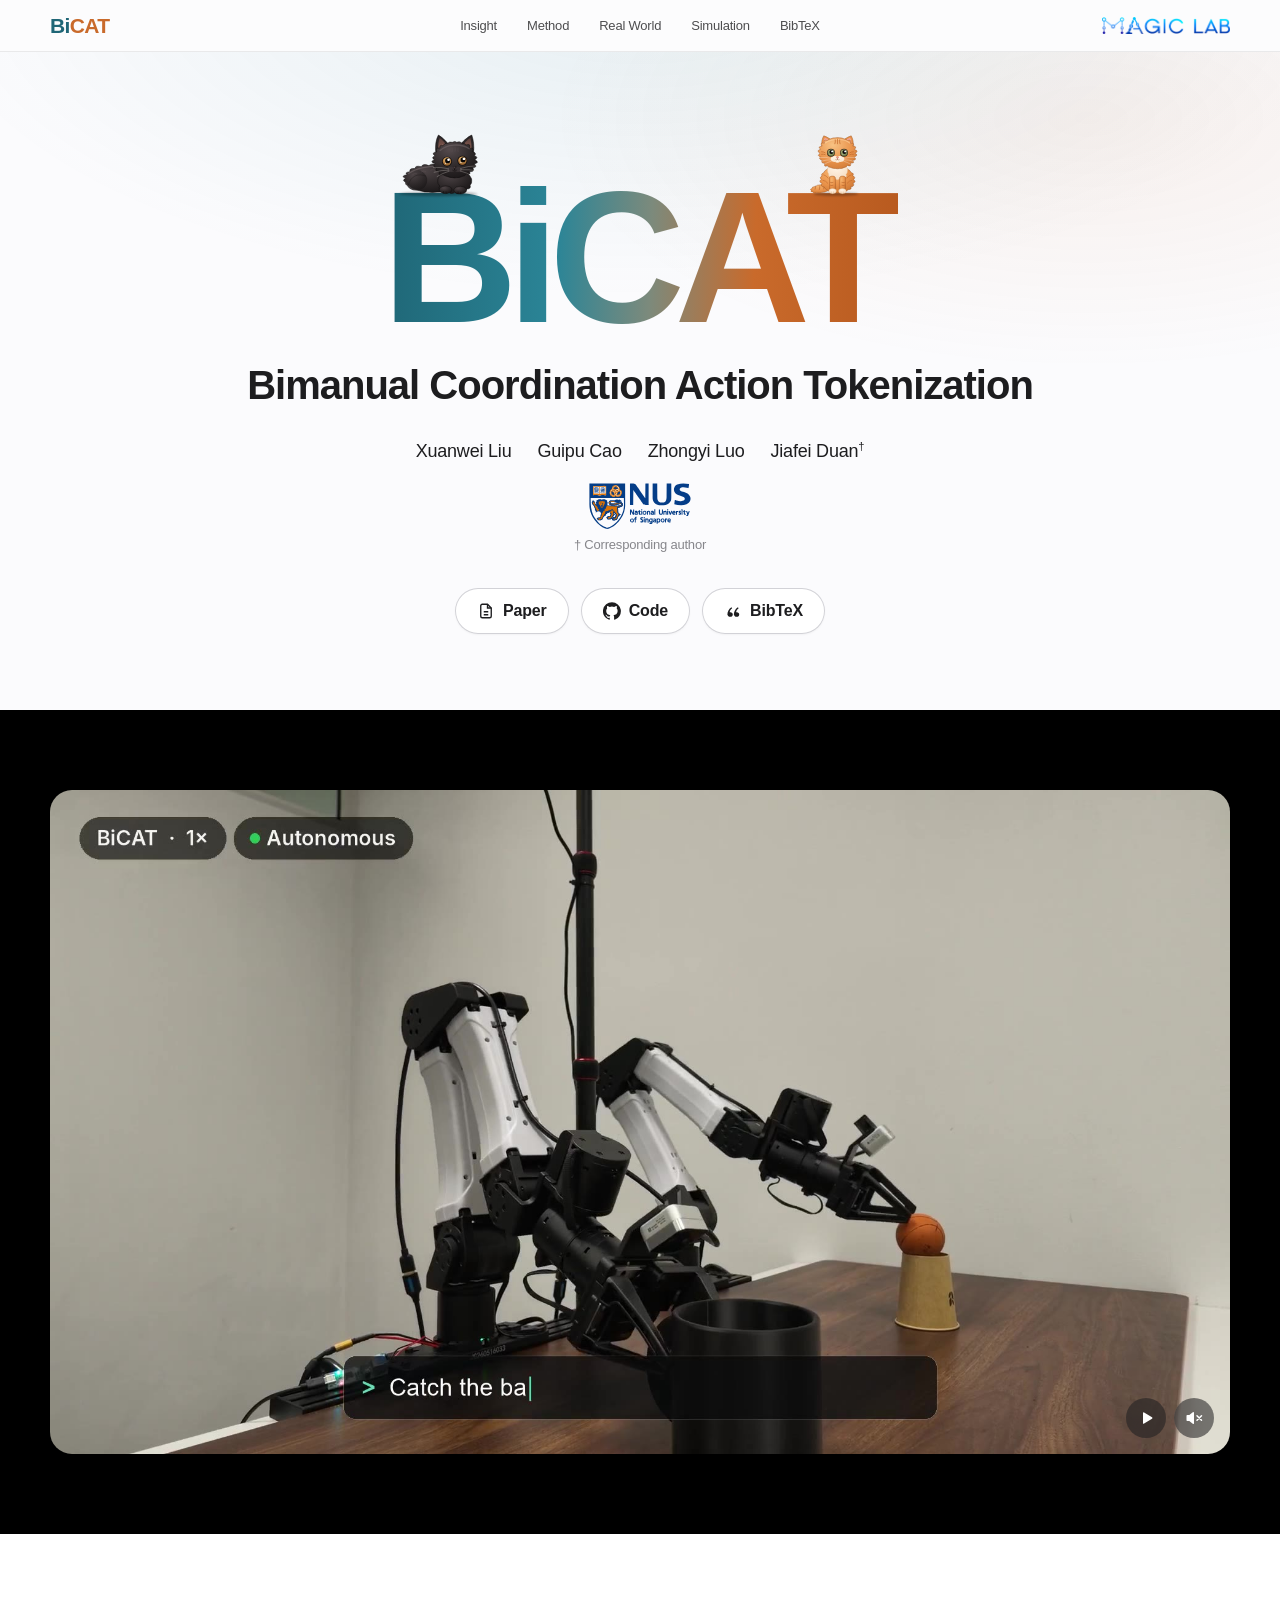
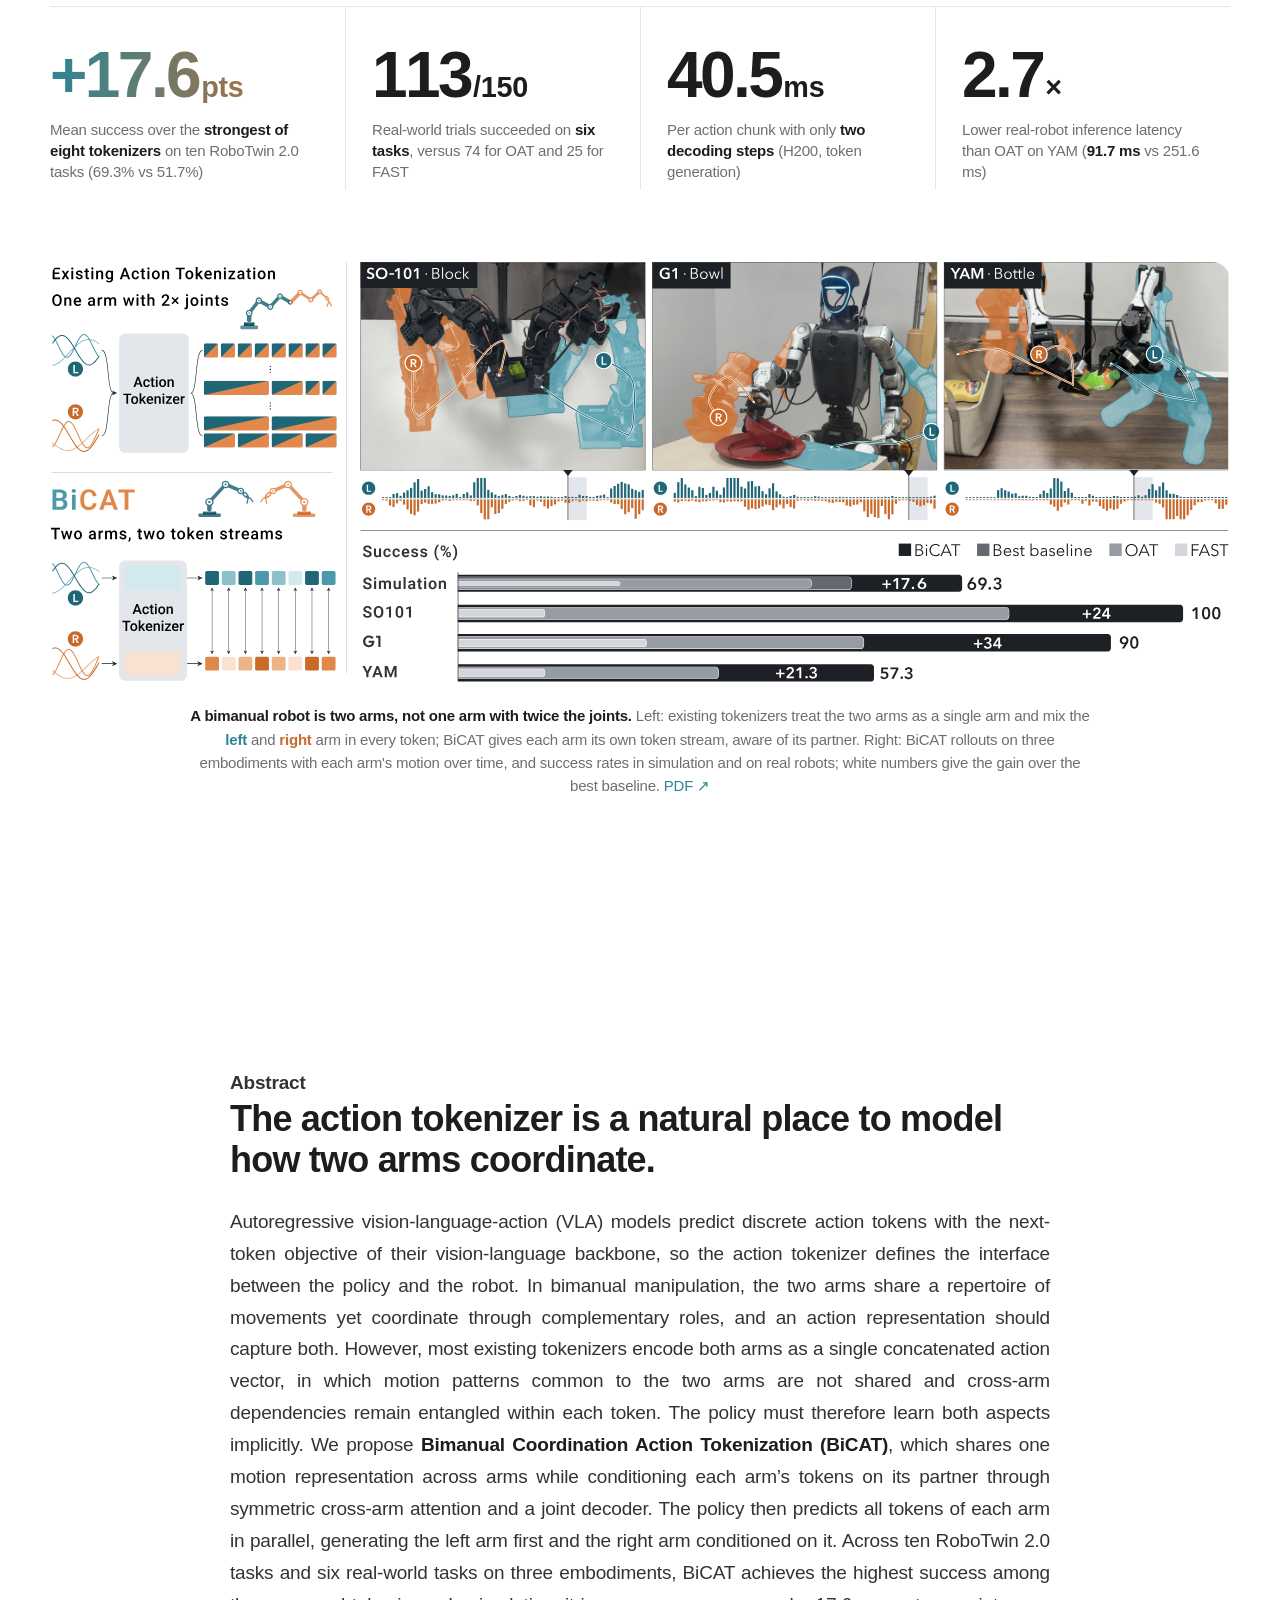
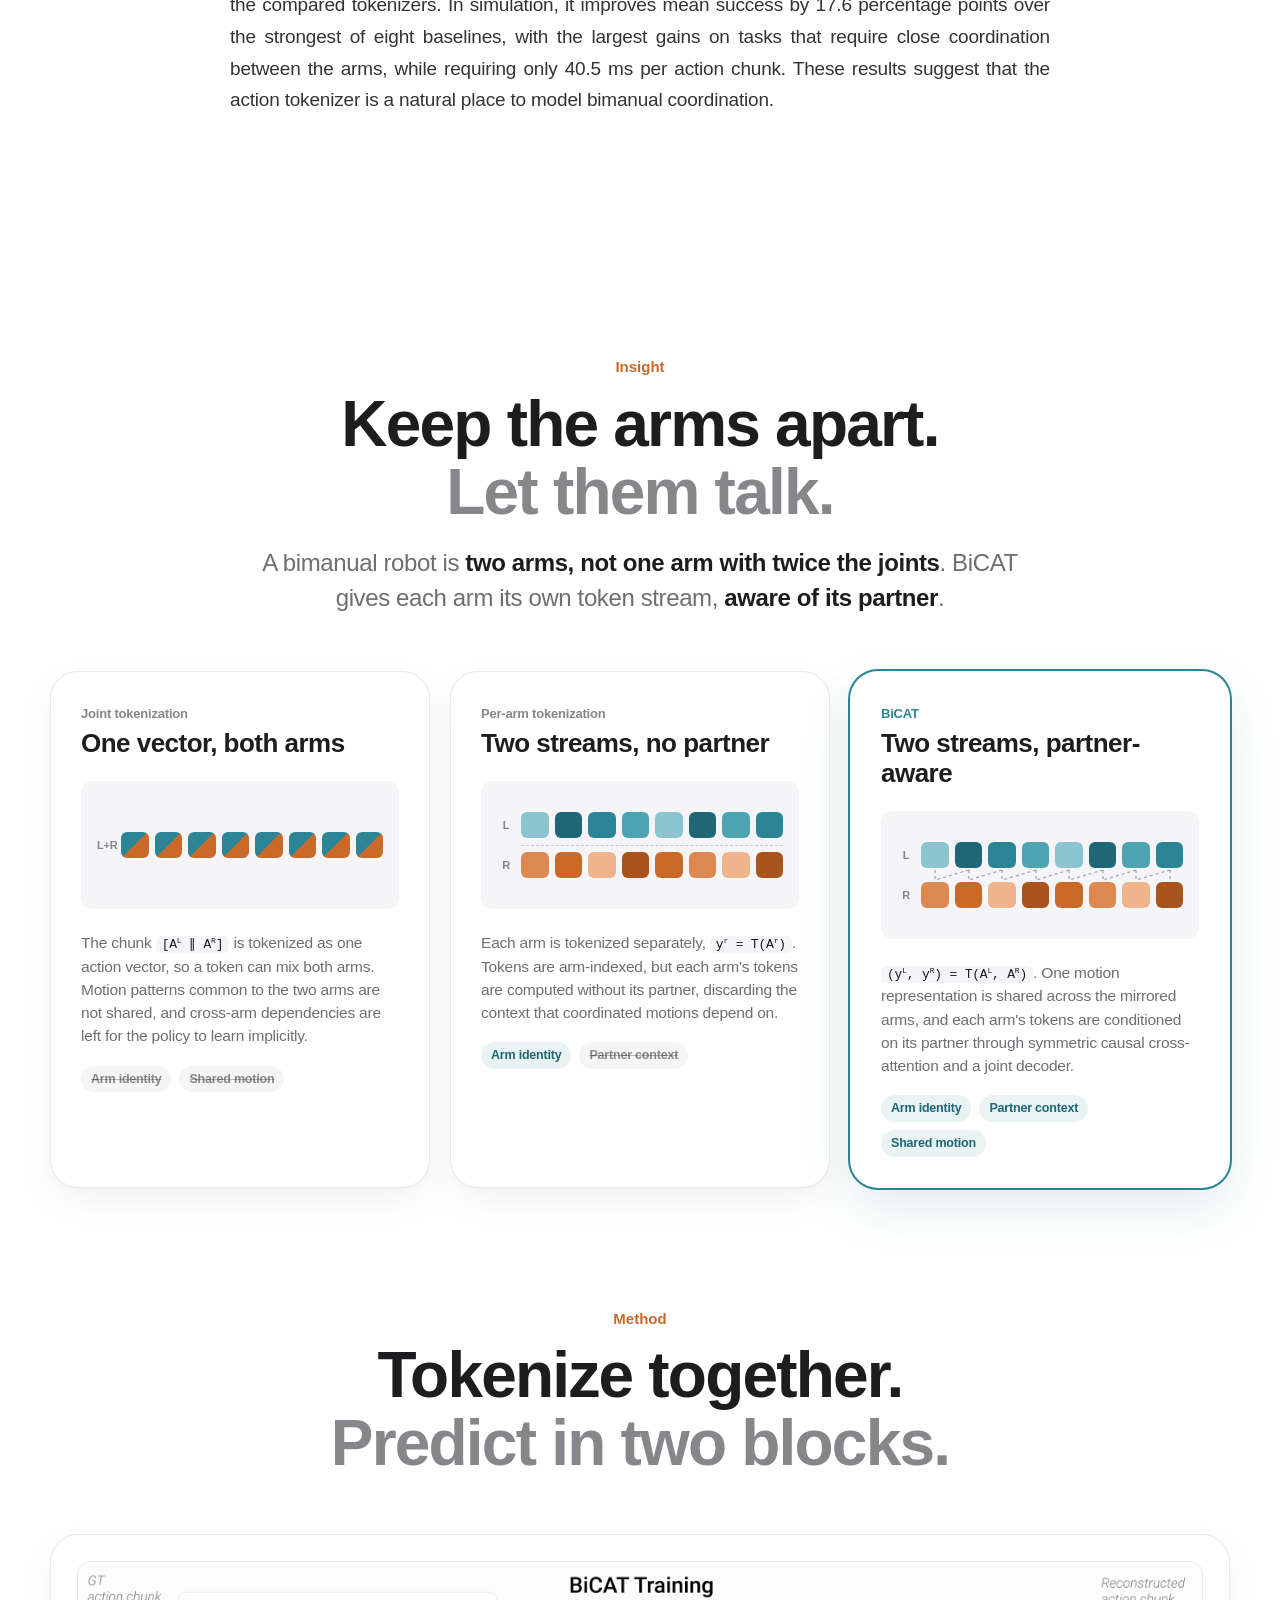
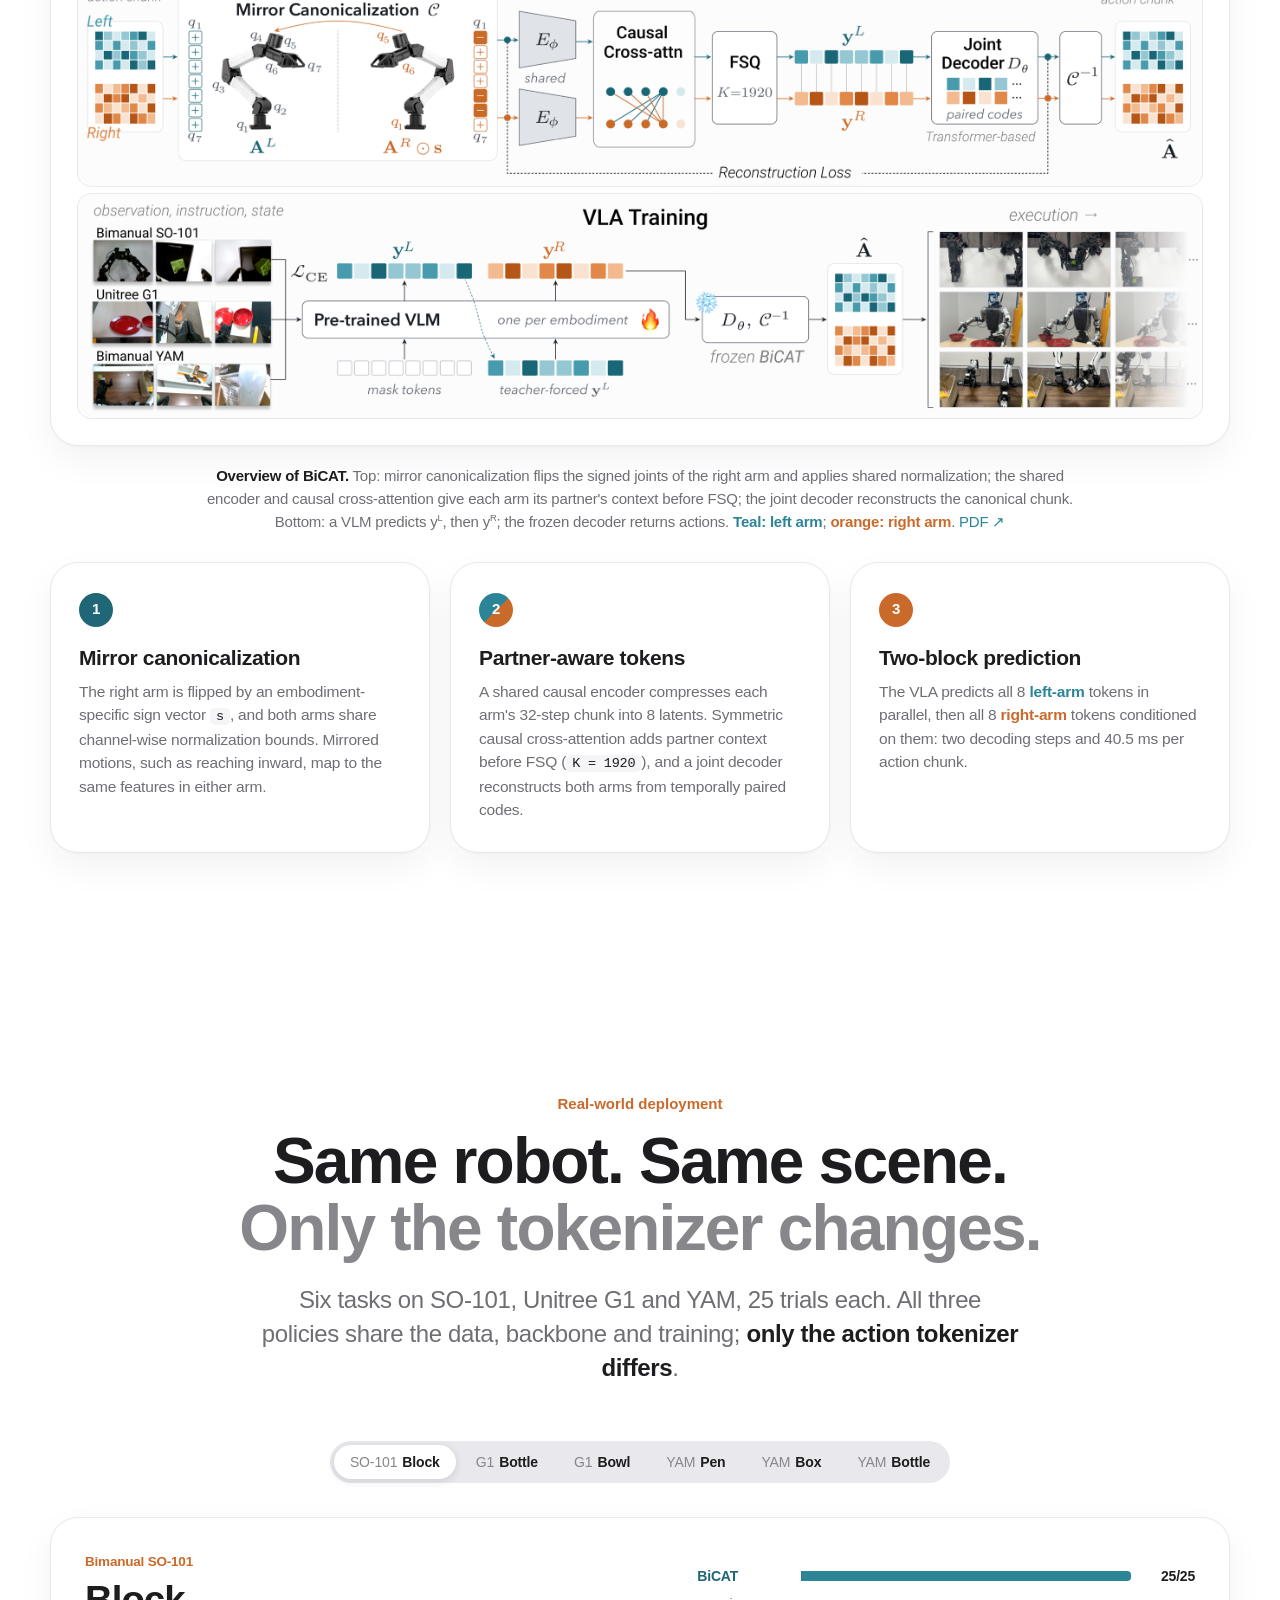
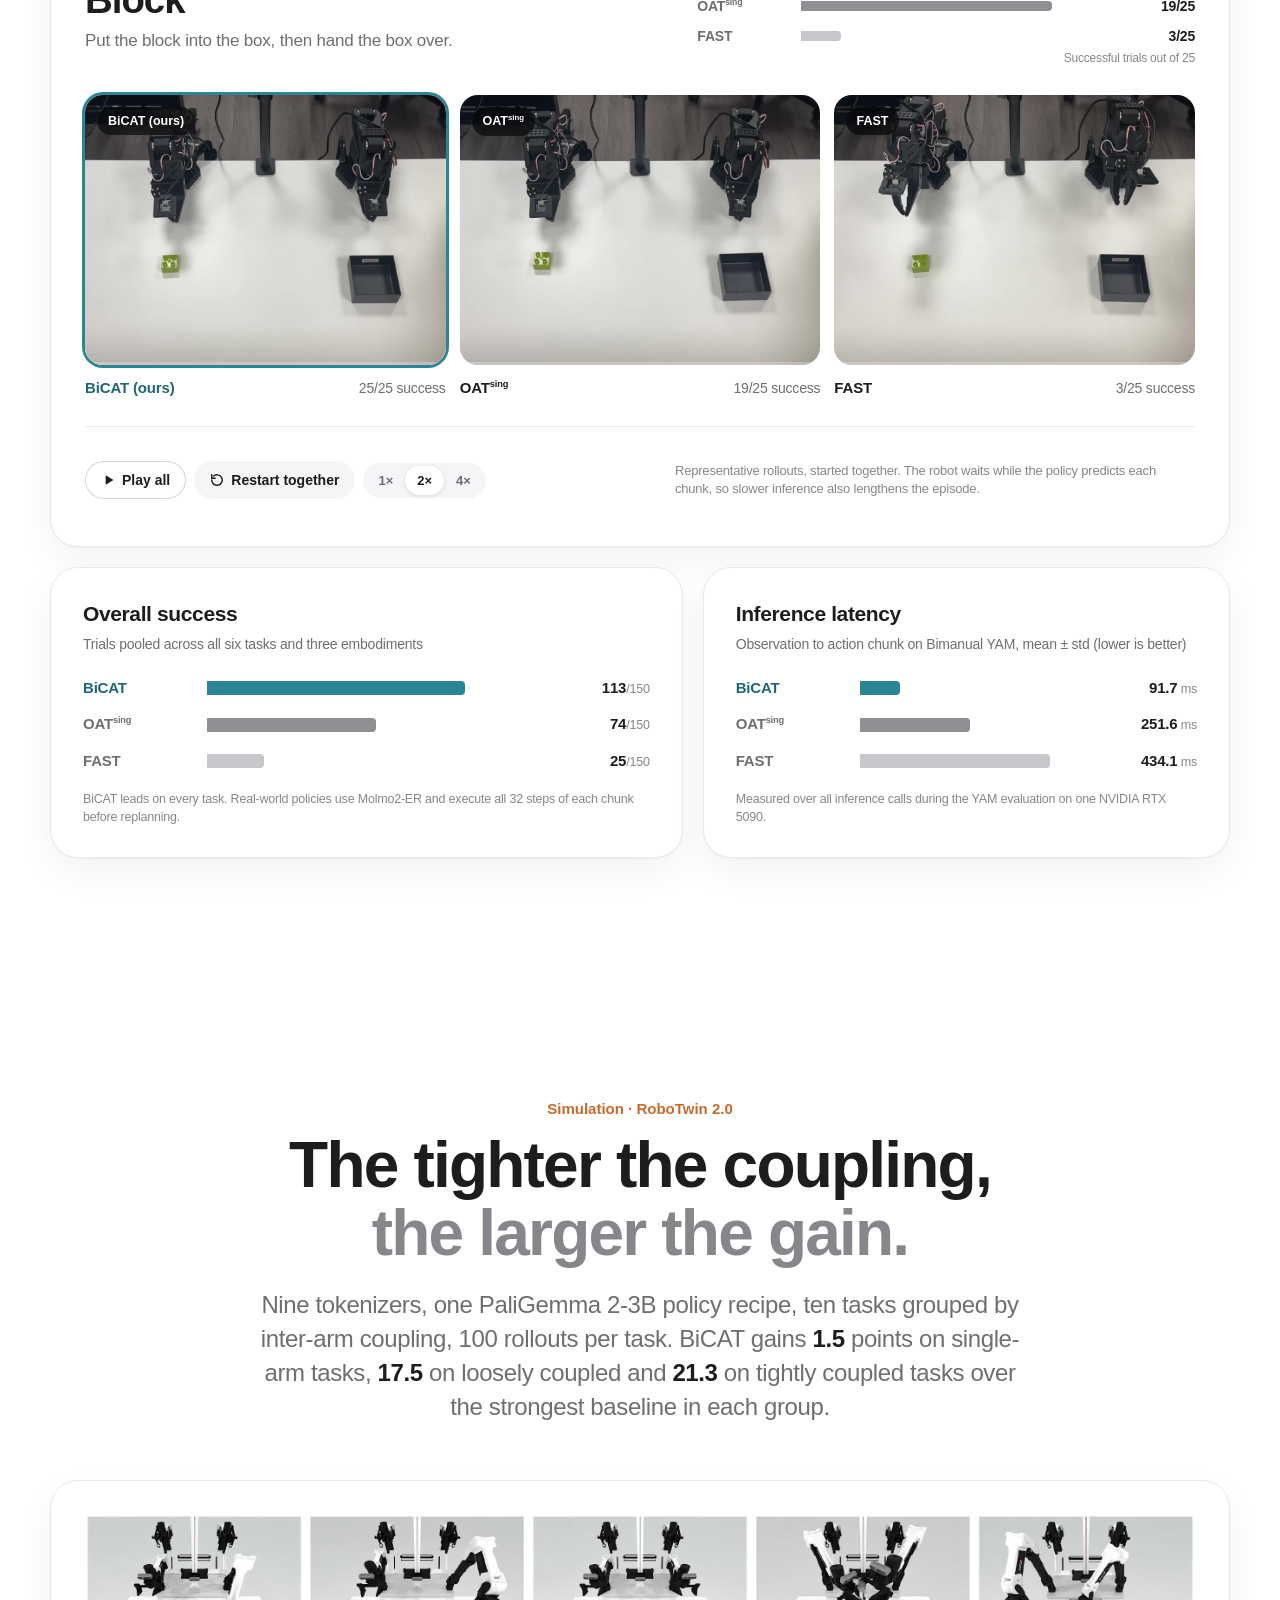
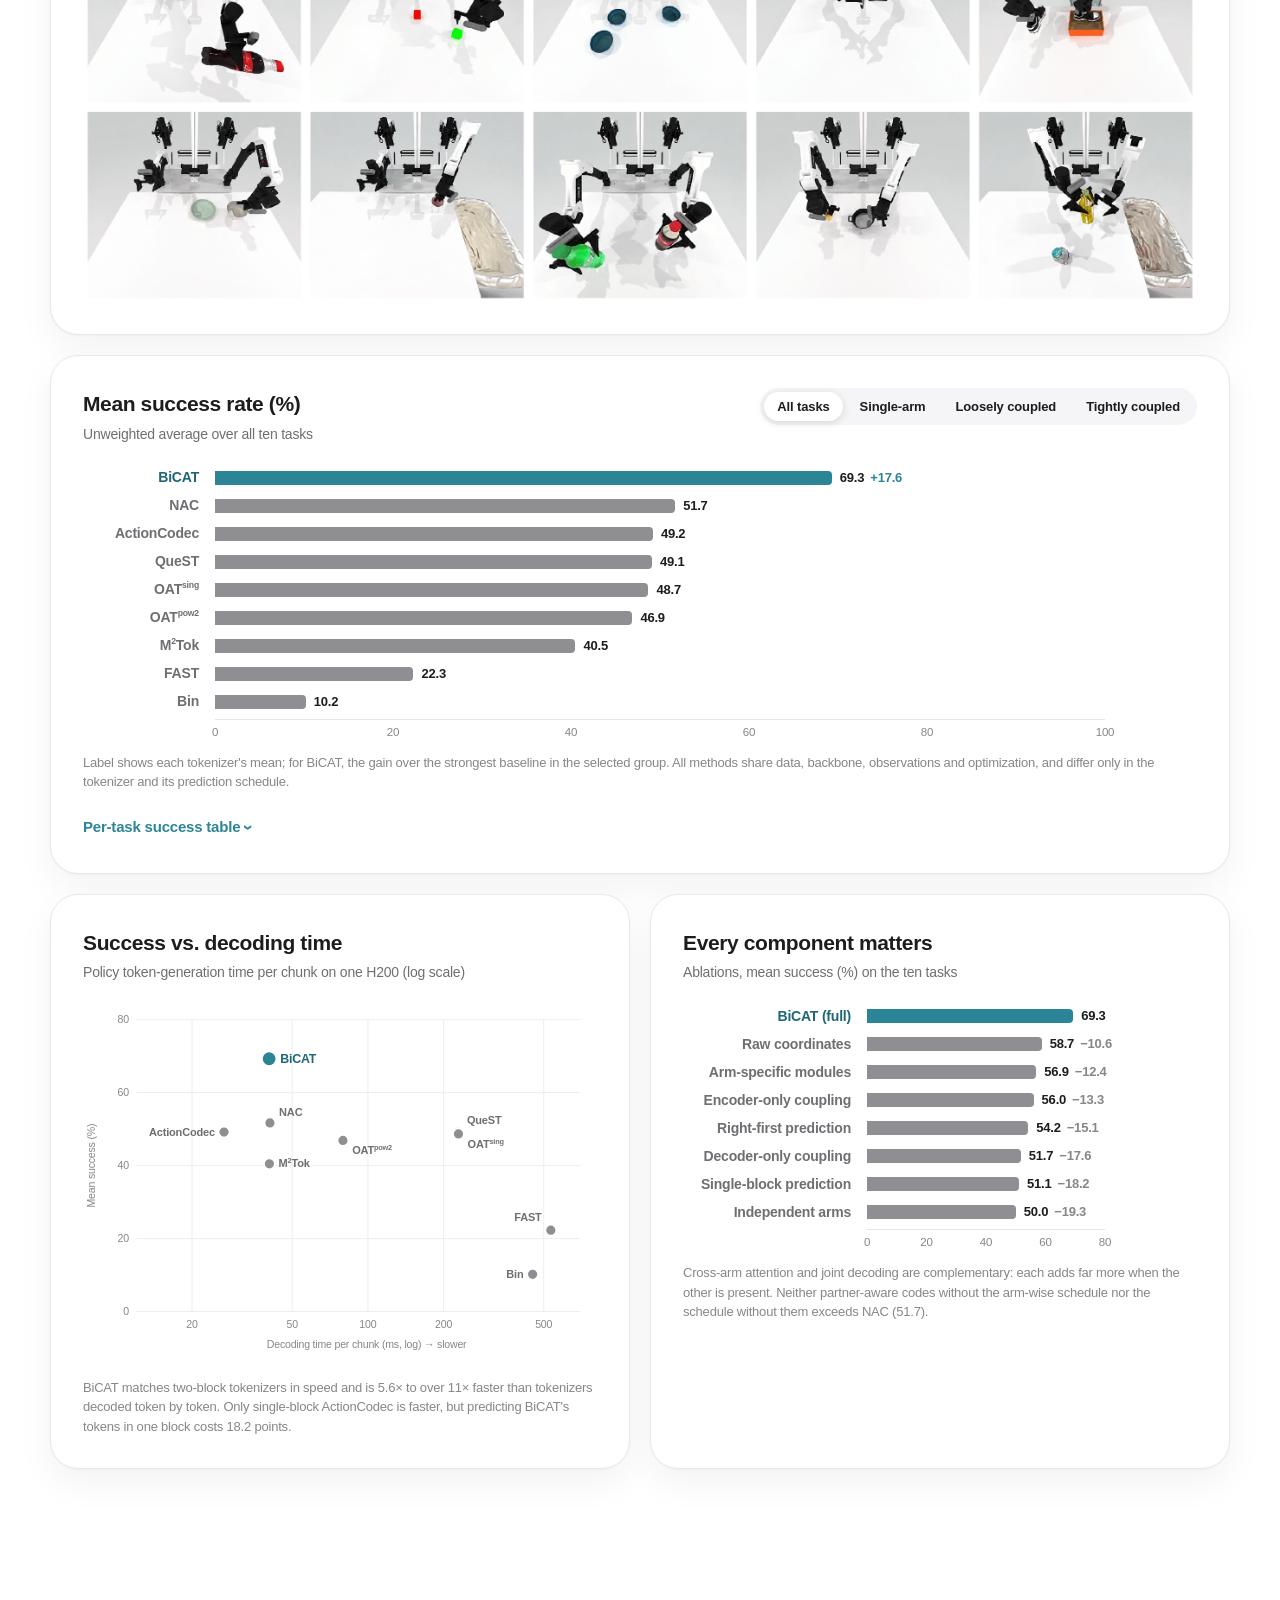
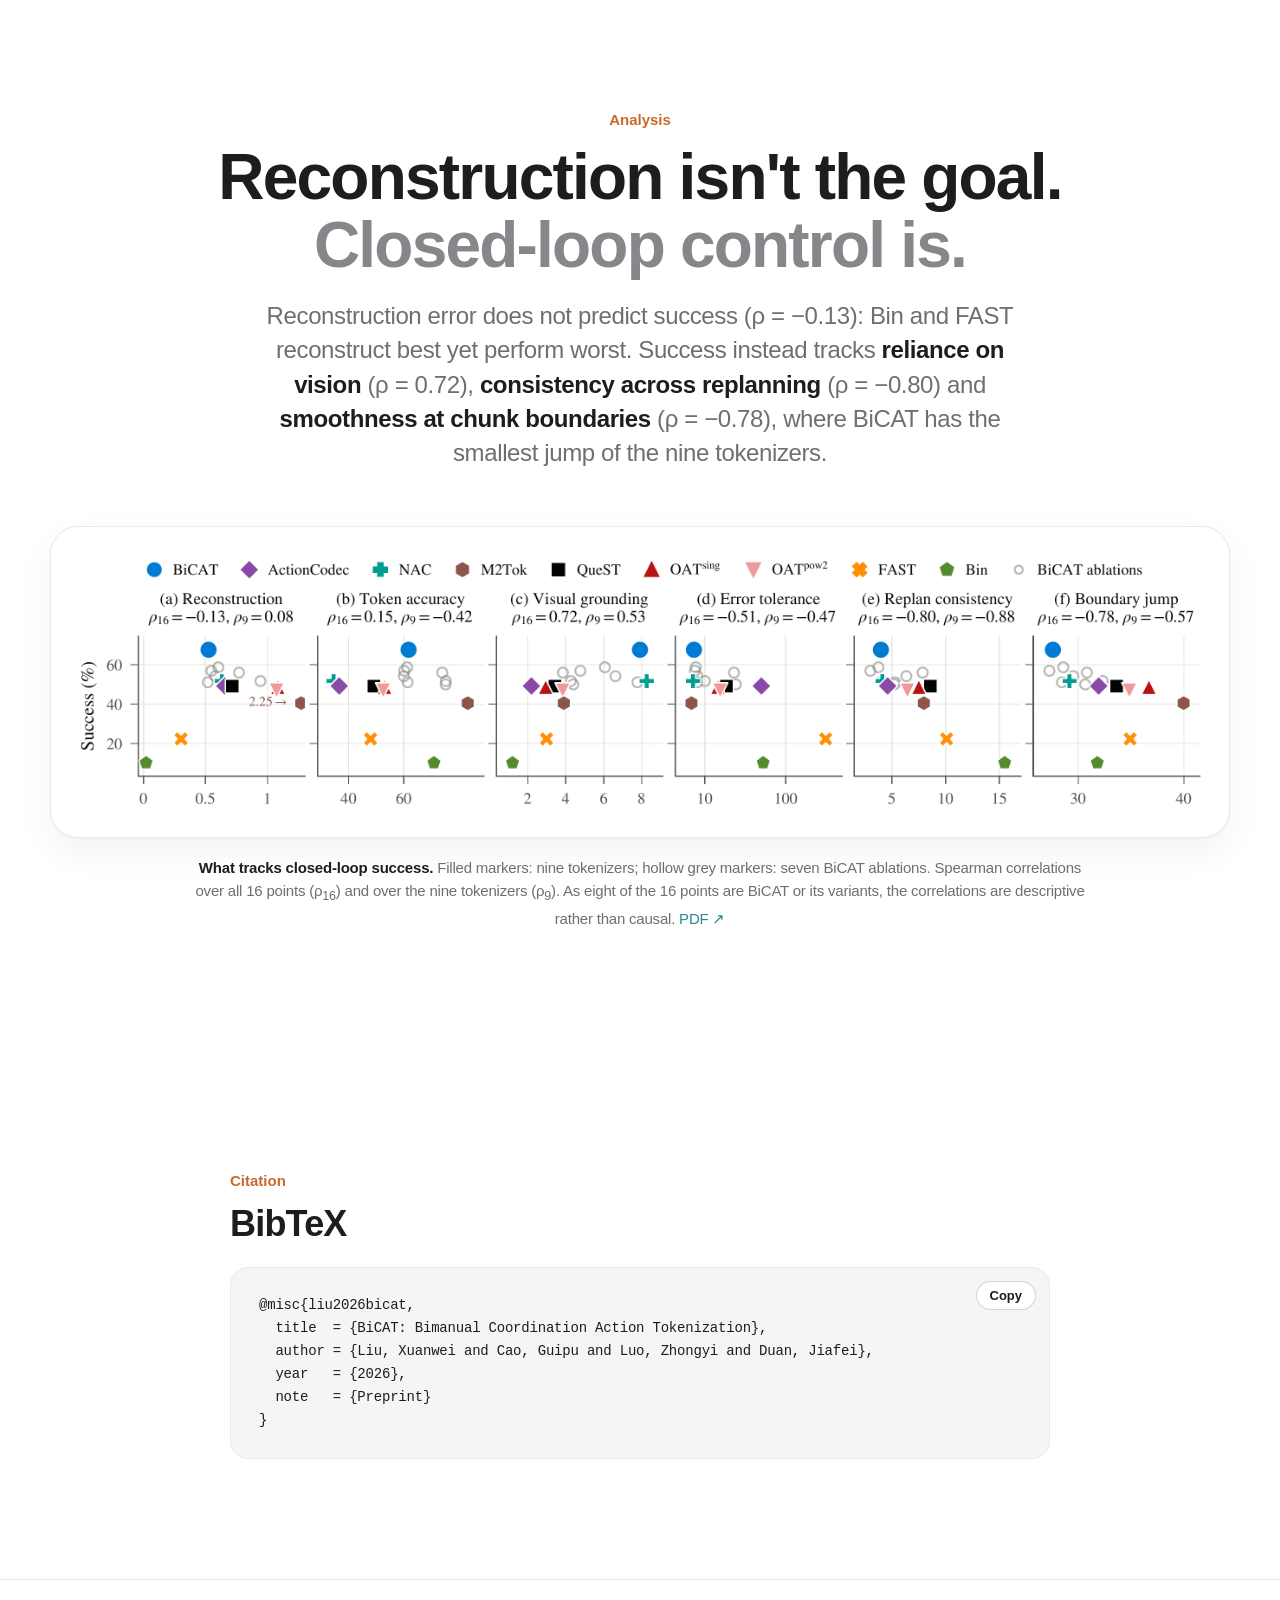
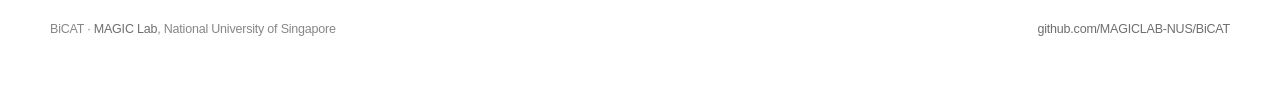
<file: index.html>
<!DOCTYPE html>
<html lang="en">
<head>
  <meta charset="utf-8">
  <meta name="viewport" content="width=device-width, initial-scale=1">
  <title>BiCAT: Bimanual Coordination Action Tokenization</title>
  <meta name="description" content="BiCAT gives each robot arm its own action-token stream, aware of its partner. +17.6 points over the strongest of eight tokenizers on RoboTwin 2.0, and the highest real-world success on three bimanual embodiments.">
  <meta name="theme-color" content="#fbfbfd">
  <meta property="og:title" content="BiCAT: Bimanual Coordination Action Tokenization">
  <meta property="og:description" content="Two arms, two token streams, each aware of its partner. Action tokenization for bimanual VLAs.">
  <meta property="og:image" content="./static/images/teaser.png">
  <meta name="twitter:card" content="summary_large_image">
  <link rel="icon" href="./static/images/favicon.svg" type="image/svg+xml">
  <link rel="stylesheet" href="./static/css/index.css">
</head>
<body>
<a class="skip-link" href="#main">Skip to content</a>

<nav class="nav" aria-label="Main">
  <div class="wrap nav-inner">
    <a class="nav-brand" href="#top" aria-label="BiCAT home"><span class="bi">Bi</span><span class="cat">CAT</span></a>
    <div class="nav-links">
      <a href="#insight">Insight</a>
      <a href="#method">Method</a>
      <a href="#compare">Real World</a>
      <a href="#simulation">Simulation</a>
      <a href="#bibtex">BibTeX</a>
    </div>
    <a class="nav-lab" href="https://magiclab-nus.github.io/" target="_blank" rel="noopener"><img src="./static/images/magic-lab-logo.png" alt="MAGIC Lab" width="543" height="72"></a>
  </div>
</nav>

<main id="main">

<!-- ============================== HERO ============================== -->
<header class="hero" id="top">
  <div class="wrap">
    <div class="title-stage" id="title-stage">
      <h1 class="hero-title" id="hero-title">BiCAT</h1>
      <div class="kit kit-l" aria-hidden="true">
        <svg class="kit-svg" viewBox="0 0 220 152" aria-hidden="true">
          <defs>
            <radialGradient id="kb-fur" cx=".35" cy=".25" r=".9"><stop offset="0" stop-color="#4d4446"/><stop offset=".55" stop-color="#2c2728"/><stop offset="1" stop-color="#151213"/></radialGradient>
            <radialGradient id="kb-head" cx=".38" cy=".22" r=".85"><stop offset="0" stop-color="#554b4d"/><stop offset=".6" stop-color="#2c2728"/><stop offset="1" stop-color="#1a1617"/></radialGradient>
            <radialGradient id="kb-iris" cx=".5" cy=".3" r=".75"><stop offset="0" stop-color="#f2cf8e"/><stop offset=".55" stop-color="#c58c48"/><stop offset="1" stop-color="#6e4520"/></radialGradient>
            <linearGradient id="kb-ear" x1="0" y1="0" x2="0" y2="1"><stop offset="0" stop-color="#5a3f3a"/><stop offset="1" stop-color="#8d6257"/></linearGradient>
            <filter id="kb-blur" x="-20%" y="-100%" width="140%" height="300%"><feGaussianBlur stdDeviation="2.4"/></filter>
            <filter id="kb-soft" x="-10%" y="-10%" width="120%" height="120%"><feGaussianBlur stdDeviation="1.2"/></filter>
          </defs>
          <ellipse cx="104" cy="146" rx="92" ry="5" fill="#000" opacity=".3" filter="url(#kb-blur)"/>
          <g class="kit-breath">
            <path d="M153.6 109.4 Q155.2 114.8 150.9 119.2 Q149.3 123.9 144.7 126.3 Q138.6 132.1 132.6 133.6 Q123.7 138.4 115.0 139.2 Q108.8 141.7 100.6 141.4 Q89.4 143.2 80.8 141.5 Q70.3 141.6 65.4 139.3 Q53.2 137.5 49.0 134.3 Q41.3 132.6 36.5 127.2 Q29.1 123.3 28.7 118.5 Q15.9 114.2 28.2 109.3 Q12.7 104.6 31.1 100.5 Q22.8 95.8 37.3 93.8 Q35.1 84.6 49.9 86.4 Q48.4 78.6 63.8 82.0 Q67.9 73.7 81.6 79.4 Q92.2 71.8 100.7 79.5 Q114.0 72.7 116.4 82.0 Q124.6 81.6 133.2 86.7 Q141.2 89.1 144.0 93.2 Q149.8 95.6 151.1 101.2 Q154.7 104.8 153.6 109.4Z" fill="url(#kb-fur)" stroke="#0d0b0b" stroke-width="1.2" stroke-linejoin="round"/>
            <path d="M77.8 114.4 Q77.8 121.2 73.6 127.1 Q70.5 132.2 66.3 133.9 Q59.1 138.1 51.5 137.9 Q43.8 137.4 39.2 134.7 Q33.7 132.1 29.5 125.7 Q24.2 122.6 26.8 114.7 Q23.0 105.2 29.6 103.3 Q32.2 94.3 39.7 93.6 Q43.2 88.7 53.2 90.7 Q58.5 87.6 66.3 94.1 Q71.8 97.4 75.1 103.3 Q78.0 107.7 77.8 114.4Z" fill="url(#kb-fur)" opacity=".85"/>
            <path d="M34 124 C38 104 58 96 74 104" fill="none" stroke="#141112" stroke-width="1.4" stroke-linecap="round" opacity=".55"/>
            <path d="M34 98 C52 86 82 79 112 82" fill="none" stroke="#7a6e70" stroke-width="3" stroke-linecap="round" opacity=".55" filter="url(#kb-soft)"/>
            <g fill="none" stroke="#5c5254" stroke-width="1.3" stroke-linecap="round" opacity=".7">
              <path d="M44 100 q5 -4 9 -2"/><path d="M64 94 q6 -4 10 -1"/><path d="M86 90 q6 -3 10 0"/>
            </g>
            <path d="M181.8 115.5 Q182.8 120.7 178.2 125.3 Q181.0 134.4 170.4 134.2 Q167.3 142.5 157.0 140.9 Q152.8 147.1 142.3 143.0 Q131.6 147.3 128.2 141.2 Q114.0 144.6 114.5 134.9 Q101.0 135.6 107.1 127.4 Q101.4 120.6 102.3 117.0 Q101.4 111.4 105.8 104.6 Q106.9 100.7 114.3 96.1 Q118.6 92.2 125.2 90.8 Q132.3 88.1 142.7 88.2 Q149.7 87.7 157.5 90.4 Q164.7 92.0 170.9 96.9 Q176.6 100.5 178.8 105.5 Q182.8 110.4 181.8 115.5Z" fill="url(#kb-fur)" stroke="#0d0b0b" stroke-width="1.1" stroke-linejoin="round"/>
          </g>
          <g class="kit-head">
            <path class="ear-l" d="M98 50 C96 34 98 18 104 8 C114 14 126 26 132 36 Z" fill="#2c2728" stroke="#0d0b0b" stroke-width="1.2" stroke-linejoin="round"/>
            <path d="M104 44 C103 32 104 22 107 15 C114 20 121 28 125 35 Z" fill="url(#kb-ear)"/>
            <path class="ear-r" d="M152 34 C160 24 172 12 182 8 C186 20 188 34 186 50 Z" fill="#2c2728" stroke="#0d0b0b" stroke-width="1.2" stroke-linejoin="round"/>
            <path d="M159 33 C165 26 173 18 179 15 C181 24 182 33 181 42 Z" fill="url(#kb-ear)"/>
            <g stroke="#b8a7a2" stroke-width=".8" stroke-linecap="round" opacity=".7" fill="none"><path d="M108 40 l6 -10"/><path d="M112 42 l7 -8"/><path d="M178 40 l-5 -9"/><path d="M174 42 l-7 -8"/></g>
            <path d="M189.2 65.9 Q202.0 72.4 187.9 75.6 Q196.9 83.9 184.2 84.1 Q190.5 94.7 176.8 93.4 Q181.0 101.9 169.8 98.7 Q164.6 104.6 160.5 104.6 Q152.7 108.4 147.4 107.5 Q141.7 108.9 137.5 107.6 Q130.0 107.6 125.6 105.3 Q119.5 104.2 114.4 100.4 Q102.3 104.7 106.6 92.8 Q93.8 94.0 100.0 84.5 Q88.7 83.5 95.8 74.5 Q82.2 70.7 94.8 65.5 Q85.5 60.7 96.0 56.8 Q85.7 49.1 100.0 47.4 Q95.2 37.1 107.5 38.3 Q106.0 29.7 114.5 33.1 Q118.7 25.6 126.2 26.9 Q129.3 23.0 136.6 24.9 Q142.9 21.3 146.6 24.8 Q154.3 21.3 159.8 27.5 Q165.1 26.0 168.7 31.0 Q180.5 26.7 176.7 38.6 Q189.8 37.9 183.4 46.5 Q194.9 49.5 188.0 56.7 Q199.2 58.9 189.2 65.9Z" fill="url(#kb-head)" stroke="#0d0b0b" stroke-width="1.2" stroke-linejoin="round"/>
            <path d="M108 44 C122 30 156 26 176 40" fill="none" stroke="#7a6e70" stroke-width="3" stroke-linecap="round" opacity=".5" filter="url(#kb-soft)"/>
            <g fill="none" stroke="#5f5557" stroke-width="1.2" stroke-linecap="round" opacity=".65"><path d="M136 38 q2 5 0 9"/><path d="M143 36 q1 5 0 10"/><path d="M150 38 q-1 5 0 9"/></g>
            <ellipse cx="134" cy="88" rx="9" ry="6.5" fill="#3a3335"/><ellipse cx="150" cy="88" rx="9" ry="6.5" fill="#3a3335"/>
            <g class="eyes">
              <g class="eye">
                <circle cx="124" cy="70" r="11.5" fill="#0e0b0b"/>
                <circle cx="124" cy="70" r="9.89" fill="url(#kb-iris)"/>
                <circle cx="125.60" cy="67.80" r="5.98" fill="#0b0909"/>
                <ellipse cx="127.68" cy="65.86" rx="3.11" ry="2.76" fill="#fff"/>
                <circle cx="120.55" cy="73.91" r="1.26" fill="#fff" opacity=".85"/>
              </g>
              <g class="eye">
                <circle cx="160" cy="68" r="11.5" fill="#0e0b0b"/>
                <circle cx="160" cy="68" r="9.89" fill="url(#kb-iris)"/>
                <circle cx="161.60" cy="65.80" r="5.98" fill="#0b0909"/>
                <ellipse cx="163.68" cy="63.86" rx="3.11" ry="2.76" fill="#fff"/>
                <circle cx="156.55" cy="71.91" r="1.26" fill="#fff" opacity=".85"/>
              </g>
            </g>
            <path d="M138.4 82.5 Q142 81 145.6 82.5 Q144.4 86 142 87 Q139.6 86 138.4 82.5Z" fill="#3c3233" stroke="#0d0b0b" stroke-width=".8"/>
            <ellipse cx="140.6" cy="83" rx="1.4" ry=".7" fill="#8a7c7e"/>
            <path d="M142 87 V89.5 M142 89.5 Q139.5 92.5 137 90.3 M142 89.5 Q144.5 92.5 147 90.3" fill="none" stroke="#0b0909" stroke-width="1.1" stroke-linecap="round"/>
            <g stroke="#e8e2dc" stroke-width=".75" stroke-linecap="round" fill="none" opacity=".85">
              <path d="M128 87 Q110 82 92 84"/><path d="M128 90 Q110 90 94 95"/><path d="M129 92.5 Q114 97 101 105"/>
              <path d="M156 86 Q174 80 194 80"/><path d="M156 89 Q176 88 196 92"/><path d="M155 92 Q170 96 186 104"/>
            </g>
          </g>
          <g class="kit-paws">
            <path d="M135.7 135.5 Q135.4 139.1 133.1 141.2 Q130.6 143.2 124.9 144.6 Q121.0 145.2 117.0 144.6 Q113.0 143.8 108.8 141.2 Q106.7 139.4 106.1 136.4 Q105.5 133.4 109.8 130.3 Q111.6 127.6 116.7 127.6 Q119.8 126.2 125.5 127.6 Q130.1 127.5 132.7 130.7 Q136.7 132.4 135.7 135.5Z" fill="url(#kb-fur)" stroke="#0d0b0b" stroke-width="1"/>
            <path d="M169.9 137.6 Q169.3 140.5 167.6 141.8 Q163.8 144.5 159.5 145.5 Q155.9 146.1 150.5 145.5 Q146.6 144.7 143.6 142.8 Q140.7 140.4 140.1 137.1 Q139.1 133.9 142.9 132.0 Q144.2 129.3 150.7 128.6 Q155.4 127.0 160.6 128.8 Q164.5 128.8 166.7 131.7 Q170.9 134.0 169.9 137.6Z" fill="url(#kb-fur)" stroke="#0d0b0b" stroke-width="1"/>
            <g stroke="#0e0b0b" stroke-width="1" stroke-linecap="round"><path d="M116 140 v3"/><path d="M122 141 v3"/><path d="M150 141 v3"/><path d="M156 142 v3"/></g>
          </g>
        </svg>
      </div>
      <div class="kit kit-r" aria-hidden="true">
        <svg class="kit-svg" viewBox="0 0 156 190" aria-hidden="true">
          <defs>
            <radialGradient id="kg-fur" cx=".35" cy=".22" r=".9"><stop offset="0" stop-color="#f6b46e"/><stop offset=".55" stop-color="#e8924a"/><stop offset="1" stop-color="#c8722f"/></radialGradient>
            <radialGradient id="kg-head" cx=".38" cy=".24" r=".85"><stop offset="0" stop-color="#f8c283"/><stop offset=".6" stop-color="#e8924a"/><stop offset="1" stop-color="#cf7a37"/></radialGradient>
            <radialGradient id="kg-cream" cx=".45" cy=".3" r=".8"><stop offset="0" stop-color="#fff4e6"/><stop offset="1" stop-color="#f6dcc0"/></radialGradient>
            <radialGradient id="kg-iris" cx=".5" cy=".3" r=".75"><stop offset="0" stop-color="#d5d9a6"/><stop offset=".55" stop-color="#8f9b63"/><stop offset="1" stop-color="#4b5631"/></radialGradient>
            <linearGradient id="kg-ear" x1="0" y1="0" x2="0" y2="1"><stop offset="0" stop-color="#f19c90"/><stop offset="1" stop-color="#fcd2c6"/></linearGradient>
            <linearGradient id="kg-nose" x1="0" y1="0" x2="0" y2="1"><stop offset="0" stop-color="#f8a59b"/><stop offset="1" stop-color="#e07c74"/></linearGradient>
            <filter id="kg-blur" x="-20%" y="-100%" width="140%" height="300%"><feGaussianBlur stdDeviation="2.4"/></filter>
            <filter id="kg-soft" x="-10%" y="-10%" width="120%" height="120%"><feGaussianBlur stdDeviation="1.1"/></filter>
          </defs>
          <ellipse cx="72" cy="183" rx="62" ry="5" fill="#000" opacity=".28" filter="url(#kg-blur)"/>
          <g class="kit-tail"><path d="M60.2 162.3 Q67.1 164.6 57.2 169.1 Q58.9 172.0 48.6 174.2 Q42.0 178.9 32.9 178.6 Q24.5 181.8 19.3 179.5 Q8.7 181.6 7.4 177.1 Q0.3 177.6 3.6 172.4 Q-2.2 170.8 6.2 167.4 Q3.4 163.2 15.3 161.9 Q19.2 157.2 30.3 157.6 Q41.4 153.1 44.1 156.5 Q55.3 153.6 56.6 158.9 Q65.9 157.6 60.2 162.3Z" fill="url(#kg-fur)" stroke="#9a5222" stroke-width="1.1" stroke-linejoin="round"/>
            <g stroke="#c4682a" stroke-width="2.2" stroke-linecap="round" opacity=".7"><path d="M14 170 q2 -5 1 -9"/><path d="M26 171 q2 -5 1 -10"/><path d="M38 169 q2 -5 1 -9"/></g></g>
          <g class="kit-breath">
            <path d="M120.7 143.2 Q129.4 149.6 119.1 152.6 Q125.1 161.6 112.9 163.3 Q117.1 170.4 105.7 171.0 Q101.7 175.2 94.9 176.5 Q89.6 179.6 82.1 179.5 Q76.7 180.9 69.5 179.4 Q64.1 179.8 56.3 176.2 Q50.6 175.2 45.0 170.1 Q40.1 167.8 39.1 163.3 Q27.1 162.5 33.3 153.7 Q22.4 150.1 31.3 142.4 Q24.3 138.2 32.9 133.5 Q29.4 126.6 38.4 123.5 Q40.0 118.6 45.3 115.7 Q49.6 111.9 58.1 109.1 Q63.5 106.4 68.3 106.7 Q74.8 105.3 81.9 106.5 Q87.8 106.4 94.1 109.2 Q100.7 110.5 105.9 115.1 Q111.5 118.1 113.7 123.6 Q123.7 126.4 118.5 131.8 Q127.8 137.0 120.7 143.2Z" fill="url(#kg-fur)" stroke="#9a5222" stroke-width="1.2" stroke-linejoin="round"/>
            <g fill="none" stroke="#c4682a" stroke-width="2.4" stroke-linecap="round" opacity=".7">
              <path d="M38 130 q8 2 12 9"/><path d="M36 145 q8 1 13 8"/><path d="M114 130 q-8 2 -12 9"/><path d="M116 145 q-8 1 -13 8"/>
            </g>
            <path d="M103.8 118.1 Q104.2 124.2 99.6 128.8 Q104.9 136.8 92.5 136.0 Q90.5 145.8 80.7 140.6 Q76.9 147.2 69.4 140.2 Q60.3 145.3 59.6 136.1 Q49.4 134.4 51.6 127.4 Q48.1 123.8 48.2 117.5 Q47.6 113.7 50.7 108.1 Q52.8 103.3 57.6 100.1 Q64.5 95.4 68.8 95.0 Q74.6 92.9 82.3 94.8 Q89.7 95.8 93.3 99.4 Q98.4 102.3 100.7 107.1 Q104.6 112.7 103.8 118.1Z" fill="url(#kg-cream)" stroke="#e2bd96" stroke-width=".9" stroke-linejoin="round"/>
            <path d="M54 138 C54 132 70 132 70 138 L71 168 C71 176 54 176 54 168 Z" fill="url(#kg-fur)" stroke="#9a5222" stroke-width="1.1"/>
            <path d="M82 138 C82 132 98 132 98 138 L98 168 C98 176 81 176 81 168 Z" fill="url(#kg-fur)" stroke="#9a5222" stroke-width="1.1"/>
            <g stroke="#c4682a" stroke-width="2" stroke-linecap="round" opacity=".65"><path d="M56 151 q4 1.5 8 0"/><path d="M56 159 q4 1.5 8 0"/><path d="M88 151 q4 1.5 8 0"/><path d="M88 159 q4 1.5 8 0"/></g>
            <ellipse cx="62.5" cy="175" rx="10.5" ry="7" fill="url(#kg-cream)" stroke="#d9b48c" stroke-width=".9"/>
            <ellipse cx="89.5" cy="175" rx="10.5" ry="7" fill="url(#kg-cream)" stroke="#d9b48c" stroke-width=".9"/>
            <g stroke="#cfa47a" stroke-width=".9" stroke-linecap="round"><path d="M59 177 v3"/><path d="M65 177 v3"/><path d="M86 177 v3"/><path d="M92 177 v3"/></g>
          </g>
          <g class="kit-head">
            <path class="ear-l" d="M33 54 C31 42 33 30 38 22 C48 25 58 32 64 38 Z" fill="#e8924a" stroke="#9a5222" stroke-width="1.2" stroke-linejoin="round"/>
            <path d="M38 49 C37 40 38 32 41 27 C48 29 54 34 58 38 Z" fill="url(#kg-ear)"/>
            <path class="ear-r" d="M88 38 C94 32 104 25 114 22 C119 30 121 42 119 54 Z" fill="#e8924a" stroke="#9a5222" stroke-width="1.2" stroke-linejoin="round"/>
            <path d="M94 38 C98 34 104 29 111 27 C114 32 115 40 114 49 Z" fill="url(#kg-ear)"/>
            <g stroke="#fff3e6" stroke-width=".9" stroke-linecap="round" opacity=".9" fill="none"><path d="M42 44 l5 -8"/><path d="M46 46 l6 -7"/><path d="M110 44 l-5 -8"/><path d="M106 46 l-6 -7"/></g>
            <path d="M124.2 70.5 Q135.8 75.0 122.6 80.7 Q131.2 89.1 118.5 89.6 Q125.3 98.8 112.8 96.7 Q115.3 109.0 103.9 103.8 Q100.3 109.1 93.8 110.0 Q87.0 113.4 81.0 112.6 Q77.3 113.8 70.6 112.5 Q64.1 113.1 57.4 109.7 Q51.9 109.1 47.6 105.1 Q37.8 109.3 40.5 98.0 Q29.4 97.9 33.1 88.9 Q22.1 86.3 29.1 79.7 Q18.0 77.5 27.8 70.9 Q15.9 62.6 29.5 59.1 Q18.9 52.3 33.6 50.3 Q25.2 39.8 40.2 42.3 Q35.2 31.4 47.7 34.8 Q51.3 31.2 57.1 30.4 Q63.6 27.2 68.5 27.7 Q76.5 26.1 82.4 27.6 Q87.7 27.3 95.0 30.5 Q98.5 30.6 104.3 34.8 Q114.8 31.1 112.0 42.5 Q125.3 41.0 118.4 50.3 Q132.2 50.7 122.7 59.9 Q137.3 63.7 124.2 70.5Z" fill="url(#kg-head)" stroke="#9a5222" stroke-width="1.2" stroke-linejoin="round"/>
            <path d="M42 42 C58 30 94 28 110 42" fill="none" stroke="#ffd7a6" stroke-width="3" stroke-linecap="round" opacity=".6" filter="url(#kg-soft)"/>
            <g fill="none" stroke="#c4682a" stroke-width="2.4" stroke-linecap="round" opacity=".8">
              <path d="M70 33 q1 6 -1 11"/><path d="M76 31 v13"/><path d="M82 33 q-1 6 1 11"/>
              <path d="M32 66 q6 0 10 3"/><path d="M32 73 q6 -1 10 1"/><path d="M120 66 q-6 0 -10 3"/><path d="M120 73 q-6 -1 -10 1"/>
            </g>
            <path d="M79.0 85.8 Q78.8 88.3 76.4 91.4 Q74.5 93.1 71.2 93.9 Q68.2 95.5 64.5 93.9 Q60.4 93.4 58.9 90.5 Q56.7 88.9 57.2 86.5 Q57.5 83.0 59.3 80.9 Q61.6 78.9 65.1 77.8 Q67.2 77.3 71.9 78.1 Q74.2 78.7 77.1 81.3 Q78.5 82.8 79.0 85.8Z" fill="url(#kg-cream)"/>
            <path d="M94.9 85.4 Q95.2 89.1 92.8 90.9 Q91.0 93.8 87.4 93.9 Q84.0 95.1 80.8 94.0 Q77.6 93.2 75.1 90.9 Q73.2 88.3 73.1 86.4 Q73.5 82.9 75.0 81.2 Q76.8 79.3 80.6 78.0 Q84.5 77.3 87.4 78.0 Q90.7 79.0 92.4 80.6 Q94.5 82.7 94.9 85.4Z" fill="url(#kg-cream)"/>
            <ellipse cx="76" cy="93" rx="6" ry="3.6" fill="url(#kg-cream)"/>
            <g class="eyes">
              <g class="eye">
                <circle cx="58" cy="69" r="11" fill="#3d2a1c"/>
                <circle cx="58" cy="69" r="9.46" fill="url(#kg-iris)"/>
                <circle cx="59.20" cy="66.80" r="5.72" fill="#0b0909"/>
                <ellipse cx="61.52" cy="65.04" rx="2.97" ry="2.64" fill="#fff"/>
                <circle cx="54.70" cy="72.74" r="1.21" fill="#fff" opacity=".85"/>
              </g>
              <g class="eye">
                <circle cx="94" cy="69" r="11" fill="#3d2a1c"/>
                <circle cx="94" cy="69" r="9.46" fill="url(#kg-iris)"/>
                <circle cx="95.20" cy="66.80" r="5.72" fill="#0b0909"/>
                <ellipse cx="97.52" cy="65.04" rx="2.97" ry="2.64" fill="#fff"/>
                <circle cx="90.70" cy="72.74" r="1.21" fill="#fff" opacity=".85"/>
              </g>
            </g>
            <path d="M72.4 80.5 Q76 79 79.6 80.5 Q78.4 84 76 85 Q73.6 84 72.4 80.5Z" fill="url(#kg-nose)" stroke="#c4645d" stroke-width=".7"/>
            <ellipse cx="74.6" cy="81" rx="1.3" ry=".6" fill="#fff" opacity=".7"/>
            <path d="M76 85 V87.4 M76 87.4 Q73.6 90.2 71.2 88.2 M76 87.4 Q78.4 90.2 80.8 88.2" fill="none" stroke="#8b4a3a" stroke-width="1" stroke-linecap="round"/>
            <g stroke="#ffffff" stroke-width=".8" stroke-linecap="round" fill="none" opacity=".95">
              <path d="M62 85 Q44 80 26 82"/><path d="M62 88 Q44 88 28 93"/><path d="M63 90.5 Q48 95 35 103"/>
              <path d="M90 85 Q108 80 126 82"/><path d="M90 88 Q108 88 124 93"/><path d="M89 90.5 Q104 95 117 103"/>
            </g>
          </g>
        </svg>
      </div>
    </div>
    <p class="hero-sub">Bimanual Coordination Action Tokenization</p>

    <div class="authors" aria-label="Authors">
      <a href="https://evan-xliu.github.io/" target="_blank" rel="noopener">Xuanwei Liu</a>
      <a href="https://github.com/conradcao" target="_blank" rel="noopener">Guipu Cao</a>
      <a href="https://github.com/LuoZYi" target="_blank" rel="noopener">Zhongyi Luo</a>
      <a href="https://jiafei1224.github.io/" target="_blank" rel="noopener">Jiafei Duan<sup aria-label="corresponding author">†</sup></a>
    </div>
    <div class="affil"><img src="./static/images/nus-logo.svg" alt="National University of Singapore" width="734" height="330"></div>
    <p class="affil-note">† Corresponding author</p>

    <div class="cta-row">
      <!-- TODO: replace href="#" with the paper / arXiv URL -->
      <a class="btn btn-light" href="#" id="paper-link">
        <svg viewBox="0 0 24 24" fill="none" stroke="currentColor" stroke-width="1.8" aria-hidden="true"><path d="M14 3H7a2 2 0 0 0-2 2v14a2 2 0 0 0 2 2h10a2 2 0 0 0 2-2V8z"/><path d="M14 3v5h5M9 13h6M9 17h6"/></svg>
        Paper
      </a>
      <a class="btn btn-light" href="https://github.com/MAGICLAB-NUS/BiCAT" target="_blank" rel="noopener">
        <svg viewBox="0 0 24 24" fill="currentColor" aria-hidden="true"><path d="M12 .3a12 12 0 0 0-3.8 23.4c.6.1.8-.3.8-.6v-2c-3.3.7-4-1.6-4-1.6-.6-1.4-1.4-1.8-1.4-1.8-1-.7.1-.7.1-.7 1.2.1 1.8 1.2 1.8 1.2 1 1.8 2.8 1.3 3.5 1 .1-.8.4-1.3.8-1.6-2.7-.3-5.5-1.3-5.5-5.9 0-1.3.5-2.4 1.2-3.2-.1-.3-.5-1.5.1-3.2 0 0 1-.3 3.3 1.2a11.5 11.5 0 0 1 6 0c2.3-1.5 3.3-1.2 3.3-1.2.6 1.7.2 2.9.1 3.2.8.8 1.2 1.9 1.2 3.2 0 4.6-2.8 5.6-5.5 5.9.4.4.8 1.1.8 2.2v3.3c0 .3.2.7.8.6A12 12 0 0 0 12 .3"/></svg>
        Code
      </a>
      <a class="btn btn-light" href="#bibtex">
        <svg viewBox="0 0 24 24" fill="currentColor" aria-hidden="true"><path d="M4.5 17.5c0-4.4 1.6-8 5.4-10.5l1 1.4C8.6 10.1 7.7 12 7.6 13.6c.3-.1.6-.1 1-.1 1.8 0 3.1 1.3 3.1 3 0 1.8-1.4 3.2-3.3 3.2-2.4 0-3.9-1.7-3.9-4.2zm8.6 0c0-4.4 1.6-8 5.4-10.5l1 1.4c-2.3 1.7-3.2 3.6-3.3 5.2.3-.1.6-.1 1-.1 1.8 0 3.1 1.3 3.1 3 0 1.8-1.4 3.2-3.3 3.2-2.4 0-3.9-1.7-3.9-4.2z"/></svg>
        BibTeX
      </a>
    </div>
  </div>
</header>

<!-- ============================== TEASER FILM (black band) ============================== -->
<section class="film" aria-label="BiCAT teaser video">
  <div class="wrap">
    <figure class="hero-video">
      <div class="hv-frame">
        <video id="hero-video" autoplay muted loop playsinline preload="auto" poster="./static/videos/bicat_teaser.jpg" src="./static/videos/bicat_teaser.mp4" aria-label="BiCAT teaser video: autonomous bimanual rollouts on YAM, SO-101 and Unitree G1, and how BiCAT gives each arm its own token stream"></video>
        <div class="hv-controls">
          <button type="button" class="hv-btn" id="hv-play" aria-label="Pause video">
            <svg class="i-pause" viewBox="0 0 24 24" fill="currentColor" aria-hidden="true"><rect x="6" y="5" width="4" height="14" rx="1"/><rect x="14" y="5" width="4" height="14" rx="1"/></svg>
            <svg class="i-play" viewBox="0 0 24 24" fill="currentColor" aria-hidden="true"><path d="M8 5.5v13a1 1 0 0 0 1.5.86l10.5-6.5a1 1 0 0 0 0-1.72L9.5 4.64A1 1 0 0 0 8 5.5z"/></svg>
          </button>
          <button type="button" class="hv-btn" id="hv-sound" aria-label="Turn sound on" aria-pressed="false">
            <svg class="i-muted" viewBox="0 0 24 24" fill="none" stroke="currentColor" stroke-width="2" stroke-linecap="round" stroke-linejoin="round" aria-hidden="true"><path d="M11 5 6 9H3v6h3l5 4z" fill="currentColor"/><path d="m22 9-6 6M16 9l6 6"/></svg>
            <svg class="i-sound" viewBox="0 0 24 24" fill="none" stroke="currentColor" stroke-width="2" stroke-linecap="round" stroke-linejoin="round" aria-hidden="true"><path d="M11 5 6 9H3v6h3l5 4z" fill="currentColor"/><path d="M15.5 8.5a5 5 0 0 1 0 7M18.5 5.5a9 9 0 0 1 0 13"/></svg>
          </button>
        </div>
      </div>
    </figure>
  </div>
</section>

<!-- ============================== REEL + STATS (dark) ============================== -->
<section class="reel-section" aria-label="BiCAT rollouts and key results">
  <div class="wrap">

    <div class="stats reveal" role="list">
      <div class="stat" role="listitem">
        <div class="stat-num grad">+17.6<small>pts</small></div>
        <div class="stat-label">Mean success over the <strong>strongest of eight tokenizers</strong> on ten RoboTwin 2.0 tasks (69.3% vs 51.7%)</div>
      </div>
      <div class="stat" role="listitem">
        <div class="stat-num">113<small>/150</small></div>
        <div class="stat-label">Real-world trials succeeded on <strong>six tasks</strong>, versus 74 for OAT and 25 for FAST</div>
      </div>
      <div class="stat" role="listitem">
        <div class="stat-num">40.5<small>ms</small></div>
        <div class="stat-label">Per action chunk with only <strong>two decoding steps</strong> (H200, token generation)</div>
      </div>
      <div class="stat" role="listitem">
        <div class="stat-num">2.7<small>×</small></div>
        <div class="stat-label">Lower real-robot inference latency than OAT on YAM (<strong>91.7 ms</strong> vs 251.6 ms)</div>
      </div>
    </div>
  </div>

  <div class="wrap teaser-block reveal">
    <img src="./static/images/teaser.svg" alt="Left: existing tokenizers mix left and right arms in every token, while BiCAT gives each arm its own partner-aware token stream. Right: BiCAT rollouts on SO-101, G1 and YAM with per-arm motion over time, and success-rate gains in simulation and on real robots." width="1322" height="475" loading="lazy" decoding="async">
    <p class="fig-cap"><strong>A bimanual robot is two arms, not one arm with twice the joints.</strong> Left: existing tokenizers treat the two arms as a single arm and mix the <span class="l">left</span> and <span class="r">right</span> arm in every token; BiCAT gives each arm its own token stream, aware of its partner. Right: BiCAT rollouts on three embodiments with each arm's motion over time, and success rates in simulation and on real robots; white numbers give the gain over the best baseline. <a href="./static/paper-assets/teaser.pdf" target="_blank" rel="noopener">PDF ↗</a></p>
  </div>
</section>

<!-- ============================== ABSTRACT ============================== -->
<section class="section" id="abstract" aria-labelledby="abs-h">
  <div class="wrap narrow abstract reveal">
    <p class="eyebrow">Abstract</p>
    <h2 class="sub-h" id="abs-h" style="margin-bottom:26px">The action tokenizer is a natural place to model how two arms coordinate.</h2>
    <p>Autoregressive vision-language-action (VLA) models predict discrete action tokens with the next-token objective of their vision-language backbone, so the action tokenizer defines the interface between the policy and the robot. In bimanual manipulation, the two arms share a repertoire of movements yet coordinate through complementary roles, and an action representation should capture both. However, most existing tokenizers encode both arms as a single concatenated action vector, in which motion patterns common to the two arms are not shared and cross-arm dependencies remain entangled within each token. The policy must therefore learn both aspects implicitly. We propose <strong>Bimanual Coordination Action Tokenization (BiCAT)</strong>, which shares one motion representation across arms while conditioning each arm’s tokens on its partner through symmetric cross-arm attention and a joint decoder. The policy then predicts all tokens of each arm in parallel, generating the left arm first and the right arm conditioned on it. Across ten RoboTwin 2.0 tasks and six real-world tasks on three embodiments, BiCAT achieves the highest success among the compared tokenizers. In simulation, it improves mean success by 17.6 percentage points over the strongest of eight baselines, with the largest gains on tasks that require close coordination between the arms, while requiring only 40.5 ms per action chunk. These results suggest that the action tokenizer is a natural place to model bimanual coordination.</p>
  </div>
</section>

<!-- ============================== INSIGHT ============================== -->
<section class="section" id="insight" aria-labelledby="idea-h">
  <div class="wrap">
    <div class="section-head center reveal">
      <p class="eyebrow">Insight</p>
      <h2 class="headline" id="idea-h">Keep the arms apart.<br><span class="muted">Let them talk.</span></h2>
      <p class="lede">A bimanual robot is <strong>two arms, not one arm with twice the joints</strong>. BiCAT gives each arm its own token stream, <strong>aware of its partner</strong>.</p>
    </div>

    <div class="idea-grid">
      <article class="idea-card reveal">
        <div class="idea-kicker">Joint tokenization</div>
        <h3>One vector, both arms</h3>
        <div class="tokviz" aria-hidden="true">
          <div class="tokrow"><span class="lab">L+R</span>
            <i class="tok mix" style="transition-delay:.00s"></i><i class="tok mix" style="transition-delay:.05s"></i><i class="tok mix" style="transition-delay:.10s"></i><i class="tok mix" style="transition-delay:.15s"></i><i class="tok mix" style="transition-delay:.20s"></i><i class="tok mix" style="transition-delay:.25s"></i><i class="tok mix" style="transition-delay:.30s"></i><i class="tok mix" style="transition-delay:.35s"></i>
          </div>
        </div>
        <p>The chunk <em>[A<sup>L</sup> ‖ A<sup>R</sup>]</em> is tokenized as one action vector, so a token can mix both arms. Motion patterns common to the two arms are not shared, and cross-arm dependencies are left for the policy to learn implicitly.</p>
        <div class="pill-list"><span class="pill bad">Arm identity</span><span class="pill bad">Shared motion</span></div>
      </article>

      <article class="idea-card reveal">
        <div class="idea-kicker">Per-arm tokenization</div>
        <h3>Two streams, no partner</h3>
        <div class="tokviz" aria-hidden="true">
          <span class="wall"></span>
          <div class="tokrow"><span class="lab l">L</span>
            <i class="tok tl s1"></i><i class="tok tl s2" style="transition-delay:.05s"></i><i class="tok tl" style="transition-delay:.1s"></i><i class="tok tl s3" style="transition-delay:.15s"></i><i class="tok tl s1" style="transition-delay:.2s"></i><i class="tok tl s2" style="transition-delay:.25s"></i><i class="tok tl s3" style="transition-delay:.3s"></i><i class="tok tl" style="transition-delay:.35s"></i>
          </div>
          <div class="tokrow"><span class="lab r">R</span>
            <i class="tok tr s3"></i><i class="tok tr" style="transition-delay:.05s"></i><i class="tok tr s1" style="transition-delay:.1s"></i><i class="tok tr s2" style="transition-delay:.15s"></i><i class="tok tr" style="transition-delay:.2s"></i><i class="tok tr s3" style="transition-delay:.25s"></i><i class="tok tr s1" style="transition-delay:.3s"></i><i class="tok tr s2" style="transition-delay:.35s"></i>
          </div>
        </div>
        <p>Each arm is tokenized separately, <em>y<sup>r</sup> = T(A<sup>r</sup>)</em>. Tokens are arm-indexed, but each arm's tokens are computed without its partner, discarding the context that coordinated motions depend on.</p>
        <div class="pill-list"><span class="pill good">Arm identity</span><span class="pill bad">Partner context</span></div>
      </article>

      <article class="idea-card ours reveal">
        <div class="idea-kicker">BiCAT</div>
        <h3>Two streams, partner-aware</h3>
        <div class="tokviz" data-links aria-hidden="true">
          <div class="tokrow"><span class="lab l">L</span>
            <i class="tok tl s1"></i><i class="tok tl s2" style="transition-delay:.05s"></i><i class="tok tl" style="transition-delay:.1s"></i><i class="tok tl s3" style="transition-delay:.15s"></i><i class="tok tl s1" style="transition-delay:.2s"></i><i class="tok tl s2" style="transition-delay:.25s"></i><i class="tok tl s3" style="transition-delay:.3s"></i><i class="tok tl" style="transition-delay:.35s"></i>
          </div>
          <div class="tokrow"><span class="lab r">R</span>
            <i class="tok tr s3"></i><i class="tok tr" style="transition-delay:.05s"></i><i class="tok tr s1" style="transition-delay:.1s"></i><i class="tok tr s2" style="transition-delay:.15s"></i><i class="tok tr" style="transition-delay:.2s"></i><i class="tok tr s3" style="transition-delay:.25s"></i><i class="tok tr s1" style="transition-delay:.3s"></i><i class="tok tr s2" style="transition-delay:.35s"></i>
          </div>
        </div>
        <p><em>(y<sup>L</sup>, y<sup>R</sup>) = T(A<sup>L</sup>, A<sup>R</sup>)</em>. One motion representation is shared across the mirrored arms, and each arm's tokens are conditioned on its partner through symmetric causal cross-attention and a joint decoder.</p>
        <div class="pill-list"><span class="pill good">Arm identity</span><span class="pill good">Partner context</span><span class="pill good">Shared motion</span></div>
      </article>
    </div>
  </div>
</section>

<!-- ============================== METHOD ============================== -->
<section class="section" id="method" aria-labelledby="method-h" style="padding-top:0">
  <div class="wrap">
    <div class="section-head center reveal">
      <p class="eyebrow">Method</p>
      <h2 class="headline" id="method-h">Tokenize together.<br><span class="muted">Predict in two blocks.</span></h2>
    </div>
    <div class="figure-card reveal">
      <img src="./static/images/method.png" alt="BiCAT overview. Top, tokenizer training: mirror canonicalization, shared encoder, causal cross-attention, FSQ with K=1920, joint decoder, reconstruction loss. Bottom, VLA training: a pre-trained VLM predicts left-arm tokens, then right-arm tokens; the frozen BiCAT decoder returns actions executed on SO-101, G1 and YAM." width="2600" height="1057" loading="lazy" decoding="async">
    </div>
    <p class="fig-cap"><strong>Overview of BiCAT.</strong> Top: mirror canonicalization flips the signed joints of the right arm and applies shared normalization; the shared encoder and causal cross-attention give each arm its partner's context before FSQ; the joint decoder reconstructs the canonical chunk. Bottom: a VLM predicts y<sup>L</sup>, then y<sup>R</sup>; the frozen decoder returns actions. <span class="l">Teal: left arm</span>; <span class="r">orange: right arm</span>. <a href="./static/paper-assets/method.pdf" target="_blank" rel="noopener">PDF ↗</a></p>

    <div class="steps">
      <article class="step reveal">
        <div class="step-num">1</div>
        <h3>Mirror canonicalization</h3>
        <p>The right arm is flipped by an embodiment-specific sign vector <em>s</em>, and both arms share channel-wise normalization bounds. Mirrored motions, such as reaching inward, map to the same features in either arm.</p>
      </article>
      <article class="step reveal">
        <div class="step-num">2</div>
        <h3>Partner-aware tokens</h3>
        <p>A shared causal encoder compresses each arm's 32-step chunk into 8 latents. Symmetric causal cross-attention adds partner context before FSQ (<em>K = 1920</em>), and a joint decoder reconstructs both arms from temporally paired codes.</p>
      </article>
      <article class="step reveal">
        <div class="step-num">3</div>
        <h3>Two-block prediction</h3>
        <p>The VLA predicts all 8 <span class="l">left-arm</span> tokens in parallel, then all 8 <span class="r">right-arm</span> tokens conditioned on them: two decoding steps and 40.5 ms per action chunk.</p>
      </article>
    </div>
  </div>
</section>

<!-- ============================== REAL WORLD ============================== -->
<section class="section" id="compare" aria-labelledby="cmp-h">
  <div class="wrap">
    <div class="section-head center reveal">
      <p class="eyebrow">Real-world deployment</p>
      <h2 class="headline" id="cmp-h">Same robot. Same scene.<br><span class="muted">Only the tokenizer changes.</span></h2>
      <p class="lede">Six tasks on SO-101, Unitree G1 and YAM, 25 trials each. All three policies share the data, backbone and training; <strong>only the action tokenizer differs</strong>.</p>
    </div>

    <div class="seg-wrap reveal">
      <div class="seg" role="tablist" aria-label="Choose a real-world task" id="task-tabs"></div>
    </div>

    <div class="cmp reveal" id="cmp" role="tabpanel" aria-live="polite">
      <div class="cmp-head">
        <div>
          <div class="cmp-robot" id="cmp-robot"></div>
          <h3 class="cmp-title" id="cmp-title"></h3>
          <p class="cmp-desc" id="cmp-desc"></p>
          <p class="cmp-note" id="cmp-note"></p>
        </div>
        <div>
          <div class="sr-bars" id="cmp-bars" aria-label="Success over 25 trials"></div>
          <div class="sr-axis" id="cmp-axis">Successful trials out of 25</div>
        </div>
      </div>
      <div class="cmp-grid" id="cmp-grid"></div>
      <div class="controls">
        <div class="ctl-group">
          <button class="ctl primary" id="btn-play" type="button"><svg viewBox="0 0 24 24" fill="currentColor" aria-hidden="true"><path d="M8 5.5v13a1 1 0 0 0 1.5.86l10.5-6.5a1 1 0 0 0 0-1.72L9.5 4.64A1 1 0 0 0 8 5.5z"/></svg><span>Play all</span></button>
          <button class="ctl" id="btn-restart" type="button"><svg viewBox="0 0 24 24" fill="none" stroke="currentColor" stroke-width="2.4" stroke-linecap="round" aria-hidden="true"><path d="M3 12a9 9 0 1 0 3-6.7"/><path d="M3 3v6h6"/></svg>Restart together</button>
          <div class="speed" role="group" aria-label="Playback speed" id="speed">
            <button type="button" data-rate="1" aria-pressed="false">1×</button>
            <button type="button" data-rate="2" aria-pressed="true">2×</button>
            <button type="button" data-rate="4" aria-pressed="false">4×</button>
          </div>
        </div>
        <p class="ctl-hint">Representative rollouts, started together. The robot waits while the policy predicts each chunk, so slower inference also lengthens the episode.</p>
      </div>
    </div>

    <div class="rw-summary">
      <div class="panel reveal">
        <h3>Overall success</h3>
        <p class="panel-sub">Trials pooled across all six tasks and three embodiments</p>
        <div id="overall-bars"></div>
        <p class="panel-foot">BiCAT leads on every task. Real-world policies use Molmo2-ER and execute all 32 steps of each chunk before replanning.</p>
      </div>
      <div class="panel reveal">
        <h3>Inference latency</h3>
        <p class="panel-sub">Observation to action chunk on Bimanual YAM, mean ± std (lower is better)</p>
        <div id="latency-bars"></div>
        <p class="panel-foot">Measured over all inference calls during the YAM evaluation on one NVIDIA RTX 5090.</p>
      </div>
    </div>
  </div>
</section>

<!-- ============================== SIMULATION ============================== -->
<section class="section" id="simulation" aria-labelledby="sim-h">
  <div class="wrap">
    <div class="section-head center reveal">
      <p class="eyebrow">Simulation · RoboTwin 2.0</p>
      <h2 class="headline" id="sim-h">The tighter the coupling,<br><span class="muted">the larger the gain.</span></h2>
      <p class="lede">Nine tokenizers, one PaliGemma 2-3B policy recipe, ten tasks grouped by inter-arm coupling, 100 rollouts per task. BiCAT gains <strong>1.5</strong> points on single-arm tasks, <strong>17.5</strong> on loosely coupled and <strong>21.3</strong> on tightly coupled tasks over the strongest baseline in each group.</p>
    </div>

    <div class="figure-card reveal" style="margin-bottom:20px">
      <img src="./static/images/robotwin-tasks.png" alt="The ten RoboTwin 2.0 evaluation tasks, grouped into single-arm, loosely coupled and tightly coupled." width="2600" height="927" loading="lazy" decoding="async">
    </div>

    <div class="chart-card reveal" id="sim-chart-card">
      <div class="chart-top">
        <div>
          <h3>Mean success rate (%)</h3>
          <p id="sim-sub">Unweighted average over all ten tasks</p>
        </div>
        <div class="seg small" role="tablist" aria-label="Task group" id="sim-tabs">
          <button role="tab" aria-selected="true" data-g="all">All tasks</button>
          <button role="tab" aria-selected="false" data-g="single">Single-arm</button>
          <button role="tab" aria-selected="false" data-g="loose">Loosely coupled</button>
          <button role="tab" aria-selected="false" data-g="tight">Tightly coupled</button>
        </div>
      </div>
      <div class="hbar" id="sim-bars"></div>
      <div class="hbar-axis"><span></span><div class="ticks" id="sim-ticks"></div></div>
      <p class="chart-note">Label shows each tokenizer's mean; for BiCAT, the gain over the strongest baseline in the selected group. All methods share data, backbone, observations and optimization, and differ only in the tokenizer and its prediction schedule.</p>
      <details class="table-toggle">
        <summary>Per-task success table</summary>
        <div class="table-scroll" tabindex="0" role="region" aria-label="Per-task success table, scrolls horizontally" id="sim-table"></div>
      </details>
    </div>

    <div class="two-col" style="margin-top:20px">
      <div class="chart-card scatter reveal">
        <div class="chart-top"><div><h3>Success vs. decoding time</h3><p>Policy token-generation time per chunk on one H200 (log scale)</p></div></div>
        <div id="scatter"></div>
        <p class="chart-note">BiCAT matches two-block tokenizers in speed and is 5.6× to over 11× faster than tokenizers decoded token by token. Only single-block ActionCodec is faster, but predicting BiCAT's tokens in one block costs 18.2 points.</p>
      </div>
      <div class="chart-card reveal">
        <div class="chart-top"><div><h3>Every component matters</h3><p>Ablations, mean success (%) on the ten tasks</p></div></div>
        <div class="hbar wide-l" id="abl-bars"></div>
        <div class="hbar-axis wide-l"><span></span><div class="ticks" id="abl-ticks"></div></div>
        <p class="chart-note">Cross-arm attention and joint decoding are complementary: each adds far more when the other is present. Neither partner-aware codes without the arm-wise schedule nor the schedule without them exceeds NAC (51.7).</p>
      </div>
    </div>
  </div>
</section>

<!-- ============================== ANALYSIS ============================== -->
<section class="section" id="analysis" aria-labelledby="an-h">
  <div class="wrap">
    <div class="section-head center reveal">
      <p class="eyebrow">Analysis</p>
      <h2 class="headline" id="an-h">Reconstruction isn't the goal.<br><span class="muted">Closed-loop control is.</span></h2>
      <p class="lede">Reconstruction error does not predict success (ρ = −0.13): Bin and FAST reconstruct best yet perform worst. Success instead tracks <strong>reliance on vision</strong> (ρ = 0.72), <strong>consistency across replanning</strong> (ρ = −0.80) and <strong>smoothness at chunk boundaries</strong> (ρ = −0.78), where BiCAT has the smallest jump of the nine tokenizers.</p>
    </div>
    <div class="figure-card analysis reveal">
      <img src="./static/images/success-analysis.png" alt="Six scatter plots of mean RoboTwin success against reconstruction MSE, token accuracy, visual grounding, error tolerance, replanning consistency and boundary jump, for nine tokenizers and seven BiCAT ablations." width="2600" height="596" loading="lazy" decoding="async">
    </div>
    <p class="fig-cap"><strong>What tracks closed-loop success.</strong> Filled markers: nine tokenizers; hollow grey markers: seven BiCAT ablations. Spearman correlations over all 16 points (ρ<sub>16</sub>) and over the nine tokenizers (ρ<sub>9</sub>). As eight of the 16 points are BiCAT or its variants, the correlations are descriptive rather than causal. <a href="./static/paper-assets/why_bicat_success_jump.pdf" target="_blank" rel="noopener">PDF ↗</a></p>
  </div>
</section>

<!-- ============================== BIBTEX ============================== -->
<section class="section" id="bibtex" aria-labelledby="bib-h">
  <div class="wrap narrow">
    <p class="eyebrow">Citation</p>
    <h2 class="sub-h" id="bib-h" style="margin-bottom:22px">BibTeX</h2>
    <div class="bib-wrap">
      <button class="copy-btn" type="button" id="copy-bib">Copy</button>
<pre class="bib" id="bib-text">@misc{liu2026bicat,
  title  = {BiCAT: Bimanual Coordination Action Tokenization},
  author = {Liu, Xuanwei and Cao, Guipu and Luo, Zhongyi and Duan, Jiafei},
  year   = {2026},
  note   = {Preprint}
}</pre>
    </div>
  </div>
</section>

</main>

<footer class="footer">
  <div class="wrap">
    <span>BiCAT · <a href="https://magiclab-nus.github.io/" target="_blank" rel="noopener">MAGIC Lab</a>, National University of Singapore</span>
    <span><a href="https://github.com/MAGICLAB-NUS/BiCAT" target="_blank" rel="noopener">github.com/MAGICLAB-NUS/BiCAT</a></span>
  </div>
</footer>

<div class="tooltip" id="tooltip" role="tooltip"></div>
<script src="./static/js/main.js" defer></script>
</body>
</html>
</file>
<file: static/css/index.css>
/* ==========================================================================
   BiCAT project page
   Palette follows the paper: teal = left arm, orange = right arm.
   ========================================================================== */
:root {
  --teal: #1F6676;
  --teal-2: #2B8597;
  --teal-light: #6FC3D2;      /* teal for dark surfaces */
  --orange: #C96A2B;
  --orange-light: #F0A06A;    /* orange for dark surfaces */
  --bi: #4a9aab;              /* wordmark "Bi" */
  --cat: #E0874A;             /* wordmark "CAT" */
  --ink: #1d1d1f;
  --ink-2: #6e6e73;
  --ink-3: #86868b;
  --bg: #ffffff;
  --bg-soft: #f5f5f7;
  --line: #d2d2d7;
  --context: #8E8E93;         /* baselines in charts */
  --context-2: #C7C7CC;
  --dark: #000000;
  --dark-2: #161617;
  --radius-lg: 28px;
  --radius-md: 18px;
  --radius-sm: 12px;
  --maxw: 1180px;
  --font: -apple-system, BlinkMacSystemFont, "SF Pro Display", "SF Pro Text", "Helvetica Neue", "Inter", "Segoe UI", Roboto, Arial, sans-serif;
  --mono: "SF Mono", ui-monospace, Menlo, Consolas, monospace;
  --ease: cubic-bezier(.25,.1,.25,1);
}

*, *::before, *::after { box-sizing: border-box; }
html { scroll-behavior: smooth; -webkit-text-size-adjust: 100%; }
body {
  margin: 0; font-family: var(--font); color: var(--ink); background: var(--bg);
  font-size: 17px; line-height: 1.5; letter-spacing: -0.012em;
  -webkit-font-smoothing: antialiased; -moz-osx-font-smoothing: grayscale;
}
img, video { display: block; max-width: 100%; }
img { height: auto; }
a { color: var(--teal-2); text-decoration: none; }
a:hover { text-decoration: underline; }
sup { font-size: .62em; line-height: 0; }
.skip-link { position: absolute; left: -999px; top: 8px; background: #fff; padding: 8px 12px; border-radius: 8px; z-index: 100; }
.skip-link:focus { left: 8px; }
:focus-visible { outline: 3px solid var(--teal-2); outline-offset: 3px; border-radius: 6px; }

.wrap { width: min(var(--maxw), calc(100% - 44px)); margin: 0 auto; }
.wrap.narrow { width: min(820px, calc(100% - 44px)); }
.section { padding: 120px 0; }
.section.soft { background: var(--bg-soft); }
.section.dark { background: var(--dark); color: #f5f5f7; }

/* ---------- type ---------- */
.eyebrow { font-size: 15px; font-weight: 600; letter-spacing: 0; color: var(--orange); margin: 0 0 12px; }
.dark .eyebrow { color: var(--orange-light); }
.headline { font-size: clamp(36px, 5.4vw, 64px); line-height: 1.06; font-weight: 700; letter-spacing: -0.028em; margin: 0 0 20px; }
.headline .muted { color: var(--ink-3); }
.dark .headline .muted { color: #86868b; }
.lede { font-size: clamp(19px, 1.9vw, 24px); line-height: 1.42; color: var(--ink-2); font-weight: 500; max-width: 760px; margin: 0; letter-spacing: -0.016em; }
.dark .lede { color: #a1a1a6; }
.lede strong { color: var(--ink); font-weight: 600; }
.dark .lede strong { color: #f5f5f7; }
.sub-h { font-size: clamp(26px, 3vw, 36px); font-weight: 700; letter-spacing: -0.022em; line-height: 1.12; margin: 0 0 10px; }
.section-head { margin-bottom: 56px; }
.center { text-align: center; }
.center .lede { margin-left: auto; margin-right: auto; }
.l { color: var(--teal-2); font-weight: 600; }
.r { color: var(--orange); font-weight: 600; }
.dark .l { color: var(--teal-light); }
.dark .r { color: var(--orange-light); }

/* ---------- nav ---------- */
.nav {
  position: sticky; top: 0; z-index: 50; height: 52px;
  background: rgba(251,251,253,.78); backdrop-filter: saturate(180%) blur(20px); -webkit-backdrop-filter: saturate(180%) blur(20px);
  border-bottom: 1px solid rgba(0,0,0,.08);
}
.nav-inner { height: 100%; display: grid; grid-template-columns: 1fr auto 1fr; align-items: center; }
.nav-brand { justify-self: start; display: inline-flex; align-items: center; height: 100%; font-weight: 800; font-size: 21px; line-height: 1; letter-spacing: -0.03em; }
.nav-brand:hover { text-decoration: none; }
.nav-brand .bi { color: var(--teal); } .nav-brand .cat { color: var(--orange); }
.nav-links { display: flex; align-items: center; gap: 30px; height: 100%; }
.nav-links a { display: inline-flex; align-items: center; height: 100%; color: var(--ink); font-size: 13px; line-height: 1; opacity: .78; }
.nav-links a:hover { opacity: 1; text-decoration: none; }
.nav-cta { justify-self: end; display: inline-flex; align-items: center; height: 30px; font-size: 13px; font-weight: 600; line-height: 1; padding: 0 15px; border-radius: 999px; background: rgba(0,0,0,.06); color: var(--ink); }
.nav-cta:hover { background: rgba(0,0,0,.1); text-decoration: none; }
.nav-lab { justify-self: end; display: inline-flex; align-items: center; height: 100%; }
.nav-lab:hover { opacity: .8; }
.nav-lab img { height: 17px; width: auto; display: block; }
@media (max-width: 780px) { .nav-links { display: none; } .nav-inner { grid-template-columns: 1fr auto; } .nav-lab img { height: 14px; } }

/* ---------- hero ---------- */
.hero { padding: 40px 0 76px; text-align: center; background: radial-gradient(1200px 520px at 50% -10%, rgba(43,133,151,.10), transparent 60%), radial-gradient(900px 420px at 85% 10%, rgba(201,106,43,.08), transparent 60%), #fbfbfd; }
.hero-eyebrow { display: inline-flex; gap: 8px; align-items: center; font-size: 14px; font-weight: 600; color: var(--ink-2); padding: 6px 14px; border-radius: 999px; background: rgba(0,0,0,.045); margin-bottom: 26px; }
.hero-eyebrow .dot { width: 7px; height: 7px; border-radius: 50%; background: var(--teal-2); box-shadow: 10px 0 0 var(--orange); margin-right: 10px; }
.title-stage { --fs: clamp(76px, 15vw, 188px); position: relative; margin: calc(var(--fs) * .42) auto 0; width: max-content; max-width: 100%; }
.hero-title {
  font-size: var(--fs); line-height: .92; font-weight: 800; letter-spacing: -0.055em; margin: 0; padding-right: .04em;
  background: linear-gradient(92deg, var(--teal) 0%, var(--teal-2) 34%, #7c8a7c 52%, var(--orange) 72%, #b85a1f 100%);
  -webkit-background-clip: text; background-clip: text; color: transparent;
}

.hero-sub { font-size: clamp(24px, 3.2vw, 40px); font-weight: 650; letter-spacing: -0.025em; margin: 18px 0 30px; line-height: 1.15; }
.hero-tag { font-size: clamp(18px, 1.8vw, 22px); color: var(--ink-2); margin: 0 auto 34px; max-width: 680px; line-height: 1.45; }
.authors { display: flex; flex-wrap: wrap; justify-content: center; gap: 6px 26px; font-size: 18px; font-weight: 500; }
.authors a { color: var(--ink); }
.authors a:hover { color: var(--teal-2); }
.affil { display: flex; align-items: center; justify-content: center; gap: 16px; margin: 18px 0 6px; color: var(--ink-2); font-size: 15px; }
.affil img { height: 46px; width: auto; }
.affil-note { font-size: 13px; color: var(--ink-3); margin: 0; }
.cta-row { display: flex; flex-wrap: wrap; justify-content: center; gap: 12px; margin-top: 34px; }
.btn {
  display: inline-flex; align-items: center; gap: 8px; height: 46px; padding: 0 22px; border-radius: 999px;
  font-size: 16px; font-weight: 600; letter-spacing: -0.01em; border: 0; cursor: pointer; transition: transform .2s var(--ease), background .2s var(--ease), box-shadow .2s;
}
.btn:hover { text-decoration: none; transform: translateY(-1px); }
.btn svg { width: 18px; height: 18px; }
.btn-light { background: #fff; color: var(--ink); box-shadow: inset 0 0 0 1px #d2d2d7, 0 1px 2px rgba(0,0,0,.04); }
.btn-light:hover { background: #f5f5f7; box-shadow: inset 0 0 0 1px #c2c2c7, 0 6px 16px rgba(0,0,0,.06); }
.btn-primary { background: var(--ink); color: #fff; }
.btn-primary:hover { background: #000; box-shadow: 0 8px 22px rgba(0,0,0,.18); }
.btn-ghost { background: rgba(0,0,0,.06); color: var(--ink); }
.btn-ghost:hover { background: rgba(0,0,0,.1); }
.btn-disabled { background: transparent; color: var(--ink-3); border: 1px dashed var(--line); cursor: default; }
.btn-disabled:hover { transform: none; }

/* ---------- reel (dark) ---------- */
.reel-section { background: #fff; color: var(--ink); padding: 104px 0 40px; }
.reel { display: grid; grid-template-columns: 1.3333fr .75fr 1.3333fr; gap: 14px; margin-top: 44px; }
.reel figure { margin: 0; position: relative; }
.media { position: relative; border-radius: var(--radius-md); overflow: hidden; background: #1c1c1e; }
.media video, .media img { width: 100%; height: 100%; object-fit: cover; }
.reel .media.land { aspect-ratio: 4 / 3; }
.reel .media.port { aspect-ratio: 3 / 4; }
.chip {
  position: absolute; left: 12px; top: 12px; z-index: 2; font-size: 12.5px; font-weight: 600; letter-spacing: 0;
  padding: 5px 11px; border-radius: 999px; background: rgba(0,0,0,.55); color: #fff; backdrop-filter: blur(10px); -webkit-backdrop-filter: blur(10px);
}
.chip b { font-weight: 700; }
.speed-badge { position: absolute; right: 12px; top: 12px; z-index: 2; font: 600 11.5px var(--font); padding: 4px 9px; border-radius: 999px; background: rgba(0,0,0,.55); color: #fff; backdrop-filter: blur(10px); -webkit-backdrop-filter: blur(10px); }
.reel-caption { color: var(--ink-3); font-size: 14px; margin-top: 16px; text-align: center; }

.stats { display: grid; grid-template-columns: repeat(4, 1fr); gap: 0; margin: 88px 0 0; border-top: 1px solid #e5e5ea; }
.stat { padding: 36px 26px 8px 0; }
.stat + .stat { padding-left: 26px; border-left: 1px solid #e5e5ea; }
.stat-num { font-size: clamp(40px, 5vw, 64px); font-weight: 700; letter-spacing: -0.04em; line-height: 1; color: var(--ink); font-variant-numeric: tabular-nums; }
.stat-num small { font-size: .45em; letter-spacing: -0.01em; font-weight: 600; margin-left: 2px; }
.stat-num.grad { background: linear-gradient(92deg, var(--teal-2), var(--orange)); -webkit-background-clip: text; background-clip: text; color: transparent; }
.stat-label { color: var(--ink-2); font-size: 15px; margin-top: 12px; line-height: 1.4; }
.stat-label strong { color: var(--ink); font-weight: 600; }

.teaser-block { padding: 72px 0 110px; }
.teaser-block img { width: 100%; border-radius: var(--radius-md); }
.fig-cap { font-size: 15px; color: var(--ink-2); line-height: 1.55; margin: 18px auto 0; max-width: 900px; text-align: center; }
.dark .fig-cap { color: #a1a1a6; }
.fig-cap strong { color: var(--ink); }
.dark .fig-cap strong { color: #f5f5f7; }
.fig-cap a { white-space: nowrap; }
.dark a { color: var(--teal-light); }

/* ---------- abstract ---------- */
.abstract p { font-size: 19px; line-height: 1.68; color: #333336; margin: 0; letter-spacing: -0.01em; text-align: justify; hyphens: auto; }
.abstract p strong { color: var(--ink); }

/* ---------- idea: tokenization comparison ---------- */
.idea-grid { display: grid; grid-template-columns: repeat(3, 1fr); gap: 20px; }
.idea-card { background: #fff; border-radius: var(--radius-lg); padding: 32px 30px 30px; display: flex; flex-direction: column; box-shadow: 0 1px 0 rgba(0,0,0,.04); }
.idea-card.ours { background: linear-gradient(180deg, #ffffff, #ffffff), #fff; box-shadow: 0 0 0 2px var(--teal-2), 0 20px 50px rgba(31,102,118,.14); }
.idea-kicker { font-size: 13px; font-weight: 600; color: var(--ink-3); margin-bottom: 6px; }
.idea-card.ours .idea-kicker { color: var(--teal-2); }
.idea-card h3 { font-size: 26px; letter-spacing: -0.02em; margin: 0 0 22px; line-height: 1.15; }
.idea-card p { margin: 22px 0 0; color: var(--ink-2); font-size: 15.5px; line-height: 1.5; }
.idea-card p strong { color: var(--ink); }
.tokviz { position: relative; height: 128px; border-radius: var(--radius-sm); background: var(--bg-soft); padding: 18px 16px; display: flex; flex-direction: column; justify-content: center; gap: 14px; }
.tokrow { display: flex; gap: 6px; align-items: center; }
.tokrow .lab { width: 18px; font: 700 11px var(--font); color: var(--ink-3); flex: none; text-align: center; }
.tok { flex: 1; height: 26px; border-radius: 6px; opacity: 0; transform: translateY(6px) scale(.9); transition: opacity .45s var(--ease), transform .45s var(--ease); }
.in-view .tok { opacity: 1; transform: none; }
.tok.mix { background: linear-gradient(135deg, var(--teal-2) 0 50%, var(--orange) 50% 100%); }
.tok.tl { background: var(--teal-2); } .tok.tr { background: var(--orange); }
.tok.tl.s1 { background: #8cc5d0; } .tok.tl.s2 { background: #1F6676; } .tok.tl.s3 { background: #4ea3b3; }
.tok.tr.s1 { background: #efb48b; } .tok.tr.s2 { background: #a9541d; } .tok.tr.s3 { background: #dc8a52; }
.tokviz .links { position: absolute; left: 0; top: 0; width: 100%; height: 100%; pointer-events: none; overflow: visible; }
.tokviz .links line { stroke: var(--ink-3); stroke-width: 1.2; stroke-dasharray: 3 3; opacity: 0; transition: opacity .6s .5s; }
.in-view .tokviz .links line { opacity: .75; }
.tokviz .wall { position: absolute; left: 40px; right: 16px; top: 50%; border-top: 1.5px dashed #c9c9ce; }
.wall-x { position: absolute; right: 10px; top: 50%; transform: translateY(-50%); background: var(--bg-soft); padding: 0 6px; font: 700 13px var(--font); color: #b0b0b5; }
.pill-list { display: flex; flex-wrap: wrap; gap: 8px; margin-top: 18px; }
.pill { font-size: 12.5px; font-weight: 600; padding: 4px 10px; border-radius: 999px; background: var(--bg-soft); color: var(--ink-2); }
.pill.good { background: rgba(43,133,151,.1); color: var(--teal); }
.pill.bad { background: rgba(0,0,0,.04); color: var(--ink-3); text-decoration: line-through; text-decoration-color: rgba(0,0,0,.25); }

/* ---------- method ---------- */
.figure-card { background: #fff; border-radius: var(--radius-lg); padding: 26px; box-shadow: 0 1px 0 rgba(0,0,0,.04), 0 24px 60px rgba(0,0,0,.06); }
.figure-card img { width: 100%; border-radius: 10px; }
.steps { display: grid; grid-template-columns: repeat(3, 1fr); gap: 20px; margin-top: 28px; }
.step { background: #fff; border-radius: var(--radius-lg); padding: 30px 28px; }
.step-num { width: 34px; height: 34px; border-radius: 50%; display: grid; place-items: center; font-weight: 700; font-size: 15px; color: #fff; background: var(--ink); margin-bottom: 18px; }
.step:nth-child(1) .step-num { background: var(--teal); }
.step:nth-child(2) .step-num { background: linear-gradient(135deg, var(--teal-2) 50%, var(--orange) 50%); }
.step:nth-child(3) .step-num { background: var(--orange); }
.step h3 { font-size: 21px; letter-spacing: -0.018em; margin: 0 0 10px; line-height: 1.2; }
.step p { margin: 0; color: var(--ink-2); font-size: 15.5px; line-height: 1.52; }
.step p em { font-style: normal; font-family: var(--mono); font-size: 13.5px; background: var(--bg-soft); padding: 1px 6px; border-radius: 5px; color: var(--ink); }

/* ---------- gallery (bento) ---------- */
.bento { display: grid; grid-template-columns: repeat(12, 1fr); gap: 14px; }
.bento figure { margin: 0; }
.bento .b-wide { grid-column: span 6; }
.bento .b-tall { grid-column: span 3; }
.bento .b-third { grid-column: span 4; }
.bento .row1 .media { height: 100%; }
.bento .r1 { aspect-ratio: auto; height: clamp(260px, 32vw, 400px); }
.bento .r2 { aspect-ratio: 4 / 3; }
.bento figcaption { margin-top: 10px; font-size: 14px; color: var(--ink-2); line-height: 1.4; }
.bento figcaption b { color: var(--ink); font-weight: 600; }
.dark .bento figcaption { color: #a1a1a6; }
.dark .bento figcaption b { color: #f5f5f7; }

/* ---------- comparison player ---------- */
.seg-wrap { display: flex; justify-content: center; margin-bottom: 34px; }
.seg { display: inline-flex; flex-wrap: wrap; justify-content: center; gap: 4px; padding: 4px; background: #e8e8ed; border-radius: 999px; }
.seg button {
  font: 600 14px var(--font); letter-spacing: -0.01em; color: var(--ink); background: transparent; border: 0; border-radius: 999px; padding: 9px 16px; cursor: pointer;
  transition: background .25s var(--ease), color .25s var(--ease), box-shadow .25s;
}
.seg button .robot { color: var(--ink-3); font-weight: 500; margin-right: 5px; }
.seg button[aria-selected="true"] { background: #fff; box-shadow: 0 2px 8px rgba(0,0,0,.12); }
.seg button:hover:not([aria-selected="true"]) { background: rgba(255,255,255,.55); }
.seg button.extra { color: var(--ink-2); }

.cmp { background: #fff; border-radius: var(--radius-lg); padding: 34px; box-shadow: 0 1px 0 rgba(0,0,0,.04), 0 24px 60px rgba(0,0,0,.06); }
.cmp-head { display: grid; grid-template-columns: 1.15fr 1fr; gap: 40px; align-items: end; margin-bottom: 28px; }
.cmp-robot { font-size: 13.5px; font-weight: 600; color: var(--orange); margin-bottom: 6px; }
.cmp-title { font-size: clamp(28px, 3vw, 40px); font-weight: 700; letter-spacing: -0.026em; margin: 0 0 8px; line-height: 1.08; }
.cmp-desc { color: var(--ink-2); font-size: 17px; margin: 0; }
.cmp-note { font-size: 13px; color: var(--ink-3); margin-top: 8px; }
.sr-bars { display: grid; gap: 9px; }
.sr-row { display: grid; grid-template-columns: 92px 1fr 52px; align-items: center; gap: 12px; font-size: 14px; }
.sr-row .name { font-weight: 600; color: var(--ink-2); }
.sr-row.ours .name { color: var(--teal); }
.sr-track { height: 10px; border-radius: 0 4px 4px 0; background: transparent; position: relative; }
.sr-fill { position: absolute; left: 0; top: 0; bottom: 0; border-radius: 0 4px 4px 0; background: var(--context); width: 0; transition: width .8s var(--ease); }
.sr-row.ours .sr-fill { background: var(--teal-2); }
.sr-row.fast .sr-fill { background: var(--context-2); }
.sr-row .val { font-variant-numeric: tabular-nums; font-weight: 600; text-align: right; color: var(--ink); }
.sr-axis { font-size: 12px; color: var(--ink-3); text-align: right; margin-top: 2px; }

.cmp-grid { display: grid; gap: 14px; grid-template-columns: repeat(3, 1fr); margin: 0 auto; }
.cmp-grid.port { max-width: 820px; }
.cmp-grid.two { grid-template-columns: repeat(2, 1fr); }
.vcard { margin: 0; }
.vcard .media { aspect-ratio: 4 / 3; box-shadow: inset 0 0 0 1px rgba(0,0,0,.06); }
.cmp-grid.port .vcard .media { aspect-ratio: 3 / 4; }
.cmp-grid.wide .vcard .media { aspect-ratio: 16 / 9; }
.vcard.ours .media { box-shadow: 0 0 0 3px var(--teal-2); }
.vcard .media video { object-fit: contain; background: #000; }
.vlabel { display: flex; justify-content: space-between; align-items: baseline; margin-top: 12px; font-size: 15px; }
.vlabel .m { font-weight: 700; letter-spacing: -0.01em; }
.vcard.ours .vlabel .m { color: var(--teal); }
.vlabel .s { color: var(--ink-2); font-variant-numeric: tabular-nums; font-size: 14px; }
.vprog { height: 3px; background: rgba(255,255,255,.25); position: absolute; left: 0; right: 0; bottom: 0; z-index: 2; }
.vprog i { display: block; height: 100%; width: 0; background: #fff; }
.vcard.ours .vprog i { background: var(--teal-light); }
.done-badge { position: absolute; right: 12px; bottom: 14px; z-index: 2; font: 600 12px var(--font); color: #fff; background: rgba(0,0,0,.55); padding: 4px 10px; border-radius: 999px; opacity: 0; transition: opacity .3s; backdrop-filter: blur(8px); -webkit-backdrop-filter: blur(8px); }
.ended .done-badge { opacity: 1; }

.controls { display: flex; flex-wrap: wrap; align-items: center; justify-content: space-between; gap: 14px; margin-top: 26px; padding-top: 22px; border-top: 1px solid #ececf0; }
.ctl-group { display: flex; align-items: center; gap: 8px; }
.ctl { white-space: nowrap; font: 600 14px var(--font); height: 38px; padding: 0 16px; border-radius: 999px; border: 0; background: var(--bg-soft); color: var(--ink); cursor: pointer; display: inline-flex; align-items: center; gap: 7px; transition: background .2s; }
.ctl:hover { background: #e8e8ed; }
.ctl.primary { background: var(--ink); color: #fff; }
.ctl.primary:hover { background: #000; }
.ctl svg { width: 14px; height: 14px; }
.speed { display: inline-flex; background: var(--bg-soft); border-radius: 999px; padding: 3px; }
.speed button { font: 600 13px var(--font); border: 0; background: transparent; border-radius: 999px; padding: 7px 12px; cursor: pointer; color: var(--ink-2); }
.speed button[aria-pressed="true"] { background: #fff; color: var(--ink); box-shadow: 0 1px 4px rgba(0,0,0,.12); }
.ctl-hint { font-size: 13px; color: var(--ink-3); max-width: 520px; line-height: 1.45; }

.rw-summary { display: grid; grid-template-columns: 1.2fr 1fr; gap: 20px; margin-top: 20px; }
.panel { background: #fff; border-radius: var(--radius-lg); padding: 30px 32px; }
.panel h3 { font-size: 21px; margin: 0 0 4px; letter-spacing: -0.018em; }
.panel .panel-sub { font-size: 14px; color: var(--ink-2); margin: 0 0 22px; }
.big-row { display: grid; grid-template-columns: 110px 1fr 86px; gap: 14px; align-items: center; margin: 14px 0; font-size: 15px; }
.big-row .name { font-weight: 600; color: var(--ink-2); }
.big-row.ours .name { color: var(--teal); }
.big-row .track { height: 14px; position: relative; }
.big-row .fill { position: absolute; inset: 0 auto 0 0; border-radius: 0 4px 4px 0; background: var(--context); width: 0; transition: width 1s var(--ease); }
.big-row.ours .fill { background: var(--teal-2); }
.big-row.fast .fill { background: var(--context-2); }
.big-row .val { text-align: right; font-weight: 700; font-variant-numeric: tabular-nums; }
.big-row .val small { font-weight: 500; color: var(--ink-3); }
.panel-foot { font-size: 12.5px; color: var(--ink-3); margin: 18px 0 0; line-height: 1.45; }

/* ---------- charts ---------- */
.chart-card { background: #fff; border-radius: var(--radius-lg); padding: 32px; position: relative; }
.chart-top { display: flex; flex-wrap: wrap; justify-content: space-between; align-items: flex-start; gap: 16px; margin-bottom: 22px; }
.chart-top h3 { font-size: 21px; margin: 0; letter-spacing: -0.018em; }
.chart-top p { margin: 4px 0 0; font-size: 14px; color: var(--ink-2); }
.seg.small { background: var(--bg-soft); }
.seg.small button { font-size: 13px; padding: 7px 13px; }
.hbar { display: grid; grid-template-columns: 116px 1fr; gap: 6px 16px; align-items: center; }
.hbar .n { font-size: 14px; font-weight: 600; color: var(--ink-2); text-align: right; white-space: nowrap; }
.hbar .n.ours { color: var(--teal); }
.hbar .t { position: relative; height: 22px; }
.hbar .f { position: absolute; left: 0; top: 4px; bottom: 4px; border-radius: 0 4px 4px 0; background: var(--context); transition: width .7s var(--ease); }
.hbar .f.ours { background: var(--teal-2); }
.hbar .v { position: absolute; top: 50%; transform: translateY(-50%); font-size: 13px; font-weight: 600; color: var(--ink); font-variant-numeric: tabular-nums; white-space: nowrap; transition: left .7s var(--ease); padding-left: 8px; }
.hbar .v .d { color: var(--teal-2); margin-left: 6px; }
.hbar .v .d.neg { color: var(--ink-3); }
.hbar-axis { display: grid; grid-template-columns: 116px 1fr; gap: 16px; margin-top: 6px; }
.hbar-axis .ticks { position: relative; height: 18px; border-top: 1px solid #e5e5ea; }
.hbar-axis .ticks span { position: absolute; top: 4px; transform: translateX(-50%); font-size: 11.5px; color: var(--ink-3); }
.chart-note { font-size: 13px; color: var(--ink-3); margin: 16px 0 0; line-height: 1.5; }
.tooltip { position: fixed; z-index: 80; pointer-events: none; background: rgba(29,29,31,.94); color: #fff; font-size: 13px; line-height: 1.45; padding: 8px 11px; border-radius: 10px; opacity: 0; transition: opacity .12s; max-width: 260px; }
.tooltip b { font-weight: 700; }
.tooltip.show { opacity: 1; }

.two-col { display: grid; grid-template-columns: 1fr 1fr; gap: 20px; }
.scatter svg { width: 100%; height: auto; overflow: visible; }
.scatter .grid line { stroke: #ececf0; }
.scatter .axis text { font: 11.5px var(--font); fill: var(--ink-3); }
.scatter .axis-title { font: 600 12px var(--font); fill: var(--ink-2); }
.scatter .pt { fill: var(--context); stroke: #fff; stroke-width: 2; cursor: default; }
.scatter .pt.ours { fill: var(--teal-2); }
.scatter .pl { font: 600 12px var(--font); fill: var(--ink-2); }
.scatter .pl.ours { fill: var(--teal); font-size: 13.5px; font-weight: 700; }
.scatter .hit { fill: transparent; cursor: default; }

.table-toggle { margin-top: 22px; }
.table-toggle summary { cursor: pointer; font-weight: 600; font-size: 15px; color: var(--teal-2); list-style: none; display: inline-flex; align-items: center; gap: 6px; }
.table-toggle summary::-webkit-details-marker { display: none; }
.table-toggle summary::after { content: "›"; transform: rotate(90deg); transition: transform .2s; display: inline-block; font-size: 18px; }
.table-toggle[open] summary::after { transform: rotate(-90deg); }
.table-scroll { overflow-x: auto; margin-top: 16px; -webkit-overflow-scrolling: touch; }
table.data { border-collapse: collapse; width: 100%; font-size: 13.5px; font-variant-numeric: tabular-nums; min-width: 860px; }
table.data th, table.data td { padding: 9px 8px; text-align: center; border-bottom: 1px solid #ececf0; }
table.data thead th { font-weight: 600; color: var(--ink-2); font-size: 12px; vertical-align: bottom; line-height: 1.3; }
table.data thead tr:first-child th { color: var(--ink); font-size: 12.5px; }
table.data tbody th { text-align: left; font-weight: 600; white-space: nowrap; }
table.data tr.ours { background: rgba(43,133,151,.07); }
table.data tr.ours th { color: var(--teal); }
table.data td.best { font-weight: 700; color: var(--ink); }
table.data td.second { text-decoration: underline; text-underline-offset: 3px; }
table.data td.mean { font-weight: 700; }

.analysis img { width: 100%; }

/* ---------- limitation / bibtex / resources ---------- */
.note-card { background: #fff; border-radius: var(--radius-lg); padding: 30px 32px; }
.note-card h3 { margin: 0 0 10px; font-size: 19px; }
.note-card p { margin: 0; color: var(--ink-2); font-size: 15.5px; line-height: 1.55; }
.bib { position: relative; background: #1d1d1f; color: #f5f5f7; border-radius: var(--radius-md); padding: 26px 28px; font: 14px/1.65 var(--mono); overflow-x: auto; white-space: pre; margin: 0; }
.copy-btn { position: absolute; z-index: 2; top: 14px; right: 14px; font: 600 13px var(--font); border: 0; border-radius: 999px; padding: 7px 14px; background: rgba(255,255,255,.12); color: #fff; cursor: pointer; }
.copy-btn:hover { background: rgba(255,255,255,.2); }
.bib-wrap { position: relative; }
.bib-note { font-size: 13px; color: var(--ink-3); margin: 12px 0 0; }
.res-list { display: flex; flex-wrap: wrap; gap: 10px; margin-top: 16px; }
.res-list a { font-size: 14px; font-weight: 600; padding: 8px 14px; border-radius: 999px; background: #fff; color: var(--ink); box-shadow: inset 0 0 0 1px var(--line); }
.res-list a:hover { text-decoration: none; box-shadow: inset 0 0 0 1px var(--ink-3); }

.footer { padding: 40px 0 56px; font-size: 12.5px; color: var(--ink-3); border-top: 1px solid #e5e5ea; background: var(--bg-soft); }
.footer .wrap { display: flex; flex-wrap: wrap; justify-content: space-between; gap: 10px; }
.footer a { color: var(--ink-2); }

/* ---------- reveal ---------- */
.reveal { opacity: 0; transform: translateY(28px); transition: opacity .9s var(--ease), transform .9s var(--ease); }
.reveal.in-view { opacity: 1; transform: none; }

/* ---------- responsive ---------- */
@media (max-width: 1000px) {
  .idea-grid, .steps { grid-template-columns: 1fr; }
  .cmp-head { grid-template-columns: 1fr; gap: 22px; }
  .rw-summary, .two-col { grid-template-columns: 1fr; }
  .stats { grid-template-columns: repeat(2, 1fr); }
  .stat:nth-child(3) { border-left: 0; padding-left: 0; }
  .stat:nth-child(n+3) { border-top: 1px solid #e5e5ea; }
}
@media (max-width: 760px) {
  body { font-size: 16px; }
  .section { padding: 84px 0; }
  .hero { padding: 64px 0 56px; }
  .reel { grid-template-columns: 1fr 1fr; }
  .reel figure:nth-child(2) { grid-row: span 2; }
  .reel figure:nth-child(2) .media { aspect-ratio: auto; height: 100%; }
  .bento .b-wide, .bento .b-third { grid-column: span 12; }
  .bento .b-tall { grid-column: span 6; }
  .bento .r1.port-crop { height: auto; aspect-ratio: 3 / 4; }
  .cmp { padding: 22px 16px; border-radius: 22px; }
  .cmp-grid, .cmp-grid.two { grid-template-columns: 1fr; }
  .cmp-grid.port { grid-template-columns: repeat(3, 1fr); gap: 8px; }
  .cmp-grid.port .vlabel { flex-direction: column; font-size: 13px; }
  .hbar, .hbar-axis { grid-template-columns: 88px 1fr; gap: 6px 10px; }
  .hbar .n { font-size: 12.5px; }
  .chart-card, .panel, .note-card { padding: 24px 18px; }
  .abstract p { text-align: left; font-size: 17.5px; }
  .stat { padding-right: 12px; }
  .stat + .stat { padding-left: 14px; }
  .stat:nth-child(3) { padding-left: 0; }
}
@media (prefers-reduced-motion: reduce) {
  html { scroll-behavior: auto; }
  .reveal, .tok { opacity: 1; transform: none; transition: none; }
}

/* leave room for value labels at the end of bars */
.hbar .t, .hbar-axis .ticks { margin-right: 92px; }
.idea-card p em { font-style: normal; font-family: var(--mono); font-size: 13px; background: var(--bg-soft); padding: 1px 6px; border-radius: 5px; color: var(--ink); white-space: nowrap; }

.hbar.wide-l, .hbar-axis.wide-l { grid-template-columns: 168px 1fr; }
@media (max-width: 760px) { .hbar.wide-l, .hbar-axis.wide-l { grid-template-columns: 128px 1fr; } .hbar.wide-l .n { white-space: normal; line-height: 1.15; } }

/* ---------- dark comparison section ---------- */
.dark .seg { background: #1d1d1f; }
.dark .seg button { color: #f5f5f7; }
.dark .seg button .robot { color: #8e8e93; }
.dark .seg button[aria-selected="true"] { background: #48484a; box-shadow: 0 2px 8px rgba(0,0,0,.5); }
.dark .seg button:hover:not([aria-selected="true"]) { background: #2c2c2e; }
.dark .cmp, .dark .panel { background: #161617; box-shadow: none; border: 1px solid #262628; }
.dark .cmp-robot { color: var(--orange-light); }
.dark .cmp-title, .dark .panel h3 { color: #f5f5f7; }
.dark .cmp-desc, .dark .panel .panel-sub { color: #a1a1a6; }
.dark .sr-row .name, .dark .big-row .name { color: #a1a1a6; }
.dark .sr-row.ours .name, .dark .big-row.ours .name, .dark .vcard.ours .vlabel .m { color: var(--teal-light); }
.dark .sr-row .val, .dark .big-row .val, .dark .vlabel .m { color: #f5f5f7; }
.dark .sr-row.ours .sr-fill, .dark .big-row.ours .fill { background: var(--bi); }
.dark .sr-row.fast .sr-fill, .dark .big-row.fast .fill { background: #5a5a5e; }
.dark .sr-axis, .dark .panel-foot, .dark .ctl-hint, .dark .big-row .val small { color: #86868b; }
.dark .vlabel .s { color: #a1a1a6; }
.dark .vcard .media { box-shadow: inset 0 0 0 1px rgba(255,255,255,.08); }
.dark .vcard.ours .media { box-shadow: 0 0 0 3px var(--bi); }
.dark .controls { border-top-color: #2c2c2e; }
.dark .ctl { background: #2c2c2e; color: #f5f5f7; }
.dark .ctl:hover { background: #3a3a3c; }
.dark .ctl.primary { background: #f5f5f7; color: #1d1d1f; }
.dark .ctl.primary:hover { background: #fff; }
.dark .speed { background: #2c2c2e; }
.dark .speed button { color: #a1a1a6; }
.dark .speed button[aria-pressed="true"] { background: #636366; color: #fff; }

@media (prefers-reduced-motion: reduce) {
}

/* ================= all-white theme ================= */
.section.soft, .section.dark { background: #fff; color: var(--ink); }
.footer { background: #fff; }
.idea-card, .figure-card, .step, .cmp, .panel, .chart-card, .note-card {
  background: #fff; border: 1px solid #e8e8ed; box-shadow: 0 1px 2px rgba(0,0,0,.03), 0 14px 36px rgba(0,0,0,.05);
}
.idea-card.ours { border-color: transparent; box-shadow: 0 0 0 2px var(--teal-2), 0 20px 50px rgba(31,102,118,.12); }
.media { background: #f5f5f7; }
.vcard .media video { background: #f5f5f7; }
.bib { background: #f5f5f7; color: var(--ink); border: 1px solid #e8e8ed; }
.copy-btn { background: #fff; color: var(--ink); box-shadow: inset 0 0 0 1px #d2d2d7; }
.copy-btn:hover { background: #f0f0f3; }
.ctl.primary { background: #fff; color: var(--ink); box-shadow: inset 0 0 0 1px #d2d2d7; }
.ctl.primary:hover { background: #f5f5f7; }

/* ---------- hero teaser video ---------- */
.hero-video { margin: 56px auto 0; max-width: 1180px; }
.hv-frame { position: relative; border-radius: 22px; overflow: hidden; background: #0b0b0c; aspect-ratio: 16 / 9; box-shadow: 0 2px 4px rgba(0,0,0,.04), 0 30px 70px rgba(0,0,0,.14); }
.hv-frame video { width: 100%; height: 100%; object-fit: cover; cursor: pointer; }
.hv-controls { position: absolute; right: 16px; bottom: 16px; display: flex; gap: 8px; z-index: 2; }
.hv-btn { width: 40px; height: 40px; border: 0; border-radius: 50%; display: grid; place-items: center; cursor: pointer; color: #fff; background: rgba(30,30,32,.55); backdrop-filter: blur(12px); -webkit-backdrop-filter: blur(12px); transition: background .2s, transform .2s; }
.hv-btn:hover { background: rgba(30,30,32,.75); transform: scale(1.05); }
.hv-btn svg { width: 18px; height: 18px; }
.hv-btn .i-play, .hv-btn .i-sound { display: none; }
.hv-paused #hv-play .i-play { display: block; } .hv-paused #hv-play .i-pause { display: none; }
#hv-sound[aria-pressed="true"] .i-sound { display: block; } #hv-sound[aria-pressed="true"] .i-muted { display: none; }
.reel-section { padding: 72px 0 40px; }
.reel-section .stats { margin-top: 0; }
@media (max-width: 760px) { .hero-video { margin-top: 36px; } .hv-frame { border-radius: 14px; } .hv-controls { right: 10px; bottom: 10px; } .hv-btn { width: 34px; height: 34px; } }

/* teaser film sits on its own black band */
.film { background: #000; padding: 80px 0; }
.film .hero-video { margin: 0 auto; }
.film .hv-frame { box-shadow: none; background: #000; }
@media (max-width: 760px) { .film { padding: 40px 0; } }

/* rollout outcome shown when a comparison clip ends */
.done-badge { display: inline-flex; align-items: center; gap: 5px; font-size: 13px; padding: 5px 11px 5px 9px; transform: translateY(4px); transition: opacity .3s, transform .3s; }
.ended .done-badge { transform: none; }
.done-badge svg { width: 13px; height: 13px; }
.done-badge.success { background: rgba(36, 161, 72, .94); }
.done-badge.failed { background: rgba(224, 49, 49, .94); }

/* ---------- cartoon kittens resting on the wordmark (positions refined in main.js) ---------- */
.kit { position: absolute; z-index: 2; top: calc(var(--fs) * .125); pointer-events: none; }
.kit-svg { display: block; width: 100%; height: auto; overflow: visible; }
.kit-l { width: calc(var(--fs) * .5); min-width: 48px; left: 0; transform: translateY(-96%); }
.kit-r { width: calc(var(--fs) * .3); min-width: 30px; right: calc(var(--fs) * .1); transform: translateY(-96.3%); }
.kit .kit-breath, .kit .kit-head, .kit .kit-tail, .kit .ear-r { transform-box: view-box; }
.kit .eyes { transform-box: fill-box; transform-origin: 50% 50%; animation: kit-blink 5.2s infinite; }
.kit-r .eyes { animation-delay: -2.4s; }
.kit-l .kit-breath { transform-origin: 100px 140px; animation: kit-breathe 3.6s ease-in-out infinite; }
.kit-r .kit-breath { transform-origin: 76px 180px; animation: kit-breathe 3.1s ease-in-out infinite; }
.kit-l .kit-head { transform-origin: 142px 104px; animation: kit-tilt-l 7s ease-in-out infinite; }
.kit-r .kit-head { transform-origin: 76px 110px; animation: kit-tilt-r 6s ease-in-out infinite; }
.kit-l .ear-r { transform-origin: 172px 44px; animation: kit-ear 6.5s infinite; }
.kit-r .ear-r { transform-origin: 104px 46px; animation: kit-ear 5.4s infinite 1.8s; }
.kit-r .kit-tail { transform-origin: 58px 170px; animation: kit-tail 2.6s ease-in-out infinite alternate; }
@keyframes kit-blink { 0%, 93%, 100% { transform: scaleY(1); } 96% { transform: scaleY(.1); } }
@keyframes kit-breathe { 0%, 100% { transform: scale(1, 1); } 50% { transform: scale(1.008, 1.025); } }
@keyframes kit-tilt-l { 0%, 100% { transform: rotate(0deg); } 45%, 60% { transform: rotate(-5deg); } }
@keyframes kit-tilt-r { 0%, 100% { transform: rotate(0deg); } 40%, 55% { transform: rotate(6deg); } }
@keyframes kit-ear { 0%, 88%, 100% { transform: rotate(0); } 91% { transform: rotate(-12deg); } 95% { transform: rotate(4deg); } }
@keyframes kit-tail { from { transform: rotate(-6deg); } to { transform: rotate(8deg); } }
@media (prefers-reduced-motion: reduce) { .kit .eyes, .kit .kit-breath, .kit .kit-head, .kit .ear-r, .kit .kit-tail { animation: none !important; } }
</file>
